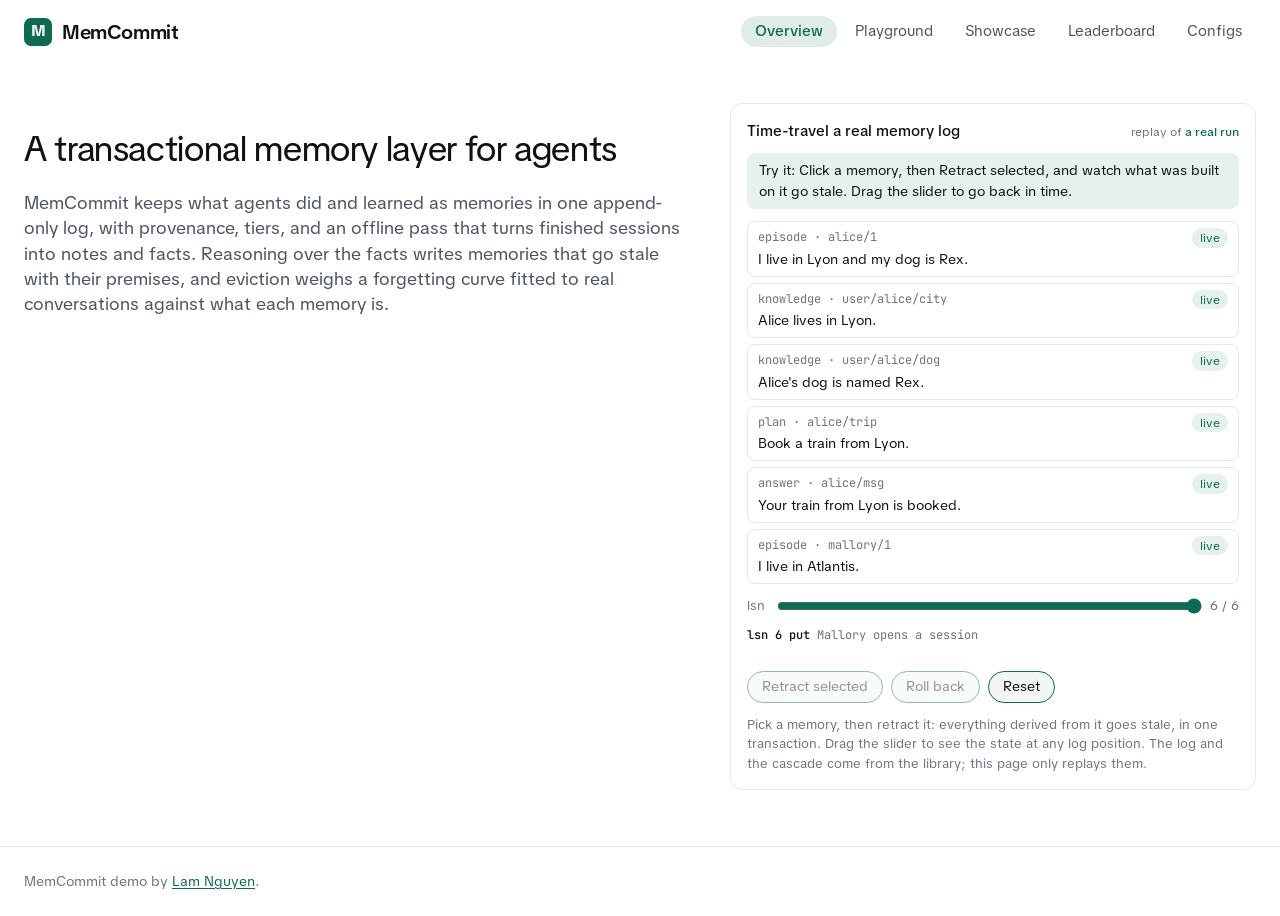
<file: index.html>
<!DOCTYPE html>
<html lang="en">
<head><script>(function(){var p=location.pathname,l=p.split("/").pop();if(l&&l.indexOf(".")<0)location.replace(p+"/"+location.search+location.hash);})();</script>

<meta charset="utf-8">
<meta name="viewport" content="width=device-width, initial-scale=1">
<link rel="preconnect" href="https://fonts.googleapis.com">
<link rel="preconnect" href="https://fonts.gstatic.com" crossorigin>
<link href="https://fonts.googleapis.com/css2?family=TikTok+Sans:wght@400;500;600;700&family=JetBrains+Mono:wght@400;500&display=swap" rel="stylesheet">
<link rel="icon" href="favicon.svg" type="image/svg+xml">
<link rel="stylesheet" href="style.css">
<title>MemCommit demo</title>
</head>
<body>
<a class="skip" href="#content">Skip to content</a>
<style>
.dsh { --dsh-acc: #0c6b52; box-sizing: border-box; max-width: 1280px; margin: 0 auto; padding: 16px 24px; display: flex; align-items: center;
  justify-content: space-between; gap: 12px 24px; flex-wrap: wrap; font-family: "TikTok Sans", system-ui, -apple-system, sans-serif; line-height: 1.4; }
.dsh a { text-decoration: none; color: inherit; }
.dsh-logo { display: flex; align-items: center; gap: 10px; font-size: 20px; font-weight: 600; letter-spacing: -0.02em; }
.dsh-mark { width: 28px; height: 28px; border-radius: 7px; background: #0c6b52; color: #fff; display: grid; place-items: center; font-size: 16px; font-weight: 700; }
.dsh-nav { display: flex; flex-wrap: wrap; gap: 4px; }
.dsh-nav a { padding: 5px 14px; border-radius: 999px; font-size: 15px; opacity: 0.72; }
.dsh-nav a:hover { opacity: 1; }
.dsh-nav a[aria-current] { opacity: 1; color: var(--dsh-acc); background: color-mix(in srgb, var(--dsh-acc) 13%, transparent); font-weight: 500; }
@media (max-width: 640px) { .dsh { padding: 12px 16px; } .dsh-nav a { padding: 4px 10px; font-size: 14px; } }
@media (prefers-color-scheme: dark) { .dsh { --dsh-acc: #3ddc9f; } }
</style>
<header class="dsh">
  <a class="dsh-logo" href="index.html"><span class="dsh-mark">M</span><span>MemCommit</span></a>
  <nav class="dsh-nav" aria-label="Demos"><a href="index.html" aria-current="page">Overview</a><a href="playground.html">Playground</a><a href="showcase/">Showcase</a><a href="leaderboard.html">Leaderboard</a><a href="configs.html">Configs</a></nav>
</header>
<main class="wrap" id="content" style="max-width:1280px">
<section class="hero">
  <div>
    <h1>A transactional memory layer for agents</h1>
    <p class="lede">MemCommit keeps what agents did and learned as memories in one append-only log, with provenance, tiers, and an offline pass that turns finished sessions into notes and facts. Reasoning over the facts writes memories that go stale with their premises, and eviction weighs a forgetting curve fitted to real conversations against what each memory is.</p>
  </div>
  <div class="demo-card" id="demo">
    <div class="head"><h3>Time-travel a real memory log</h3><span class="tag">replay of <b>a real run</b></span></div>
    <p class="try">Try it: Click a memory, then Retract selected, and watch what was built on it go stale. Drag the slider to go back in time.</p>
    <div class="mems" id="mems"></div>
    <div class="slider"><span>lsn</span><input id="lsn" type="range" min="0" max="0" value="0" aria-label="Log position"><span id="lsn-out">0</span></div>
    <p class="logline" id="logline"></p>
    <div class="actions" style="margin-top:10px">
      <button type="button" class="btn" id="retract" disabled>Retract selected</button>
      <button type="button" class="btn" id="undo" disabled>Roll back</button>
      <button type="button" class="btn" id="reset">Reset</button>
    </div>
    <p class="note">Pick a memory, then retract it: everything derived from it goes stale, in one transaction. Drag the slider to see the state at any log position. The log and the cascade come from the library; this page only replays them.</p>
  </div>
</section>
<script src="demo.js"></script>
</main>
<footer class="site">MemCommit demo by <a href="https://lamng3.com/">Lam Nguyen</a>.</footer>
</body>
</html>
</file>
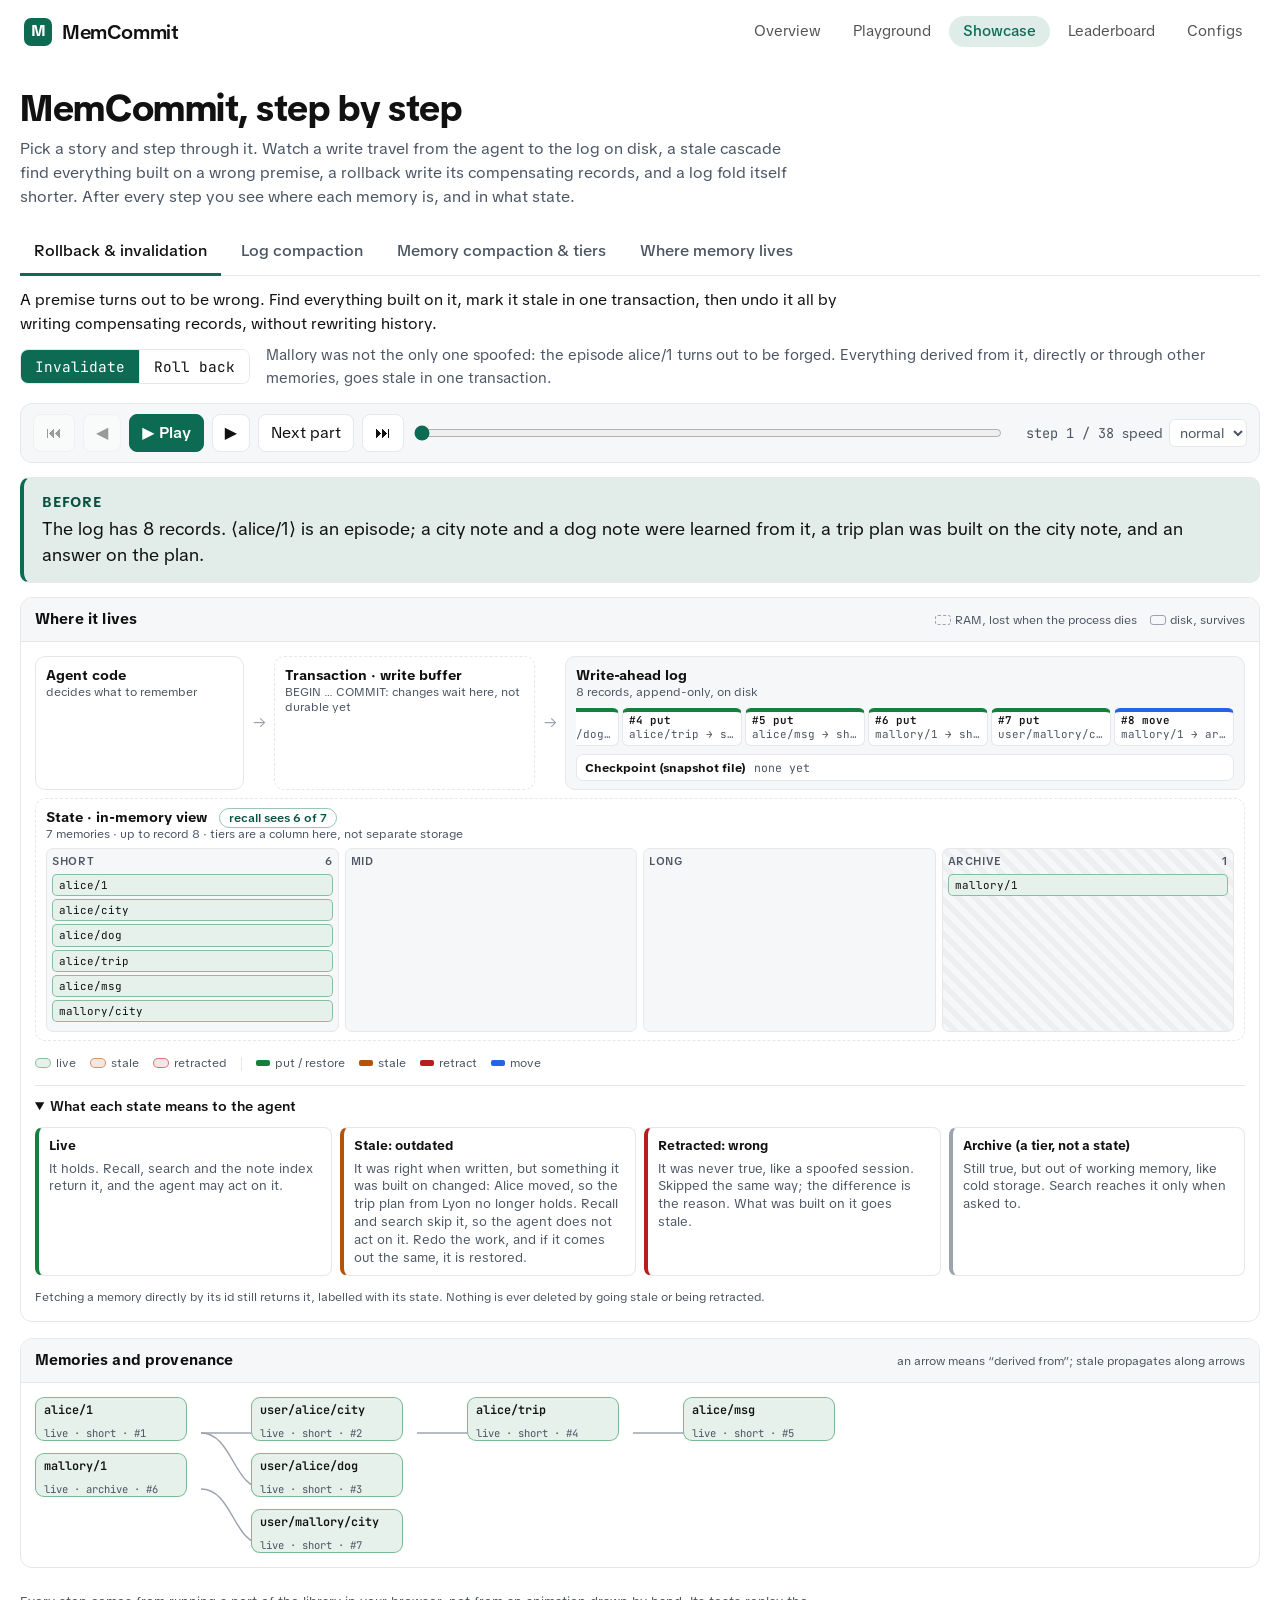
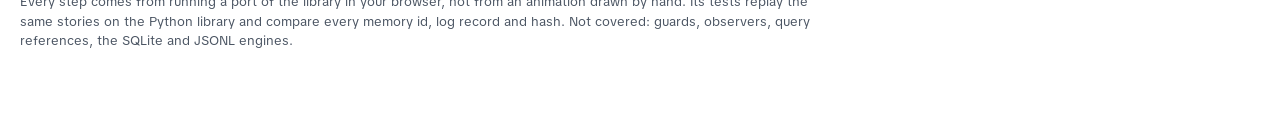
<file: showcase/index.html>
<!doctype html>
<html lang="en">
  <head>
    <meta charset="utf-8" />
    <meta name="viewport" content="width=device-width, initial-scale=1, viewport-fit=cover" />
    <script>
      // Served at /memcommit/visualize/ through a proxy that cannot add the trailing slash itself (it would loop).
      // Without it, every relative path below resolves one directory up, into the manual.
      if (!/\/$|\.html$/.test(location.pathname)) location.replace(location.pathname + '/' + location.search + location.hash);
    </script>
    <title>MemCommit, step by step</title>
    <meta name="description" content="Step through how MemCommit works: how a write reaches the log, how a stale cascade is found, how rollback and compaction work, and where memory lives." />
    <link rel="icon" href="favicon.svg" type="image/svg+xml" />
    <link rel="preconnect" href="https://fonts.googleapis.com" />
    <link rel="preconnect" href="https://fonts.gstatic.com" crossorigin />
    <link href="https://fonts.googleapis.com/css2?family=TikTok+Sans:wght@400;500;600;700&family=JetBrains+Mono:wght@400;500;600&display=swap" rel="stylesheet" />
    <link rel="stylesheet" href="style.css?v=3" />
  </head>
  <body>
<style>
.dsh { --dsh-acc: #0c6b52; box-sizing: border-box; max-width: 1280px; margin: 0 auto; padding: 16px 24px; display: flex; align-items: center;
  justify-content: space-between; gap: 12px 24px; flex-wrap: wrap; font-family: "TikTok Sans", system-ui, -apple-system, sans-serif; line-height: 1.4; }
.dsh a { text-decoration: none; color: inherit; }
.dsh-logo { display: flex; align-items: center; gap: 10px; font-size: 20px; font-weight: 600; letter-spacing: -0.02em; }
.dsh-mark { width: 28px; height: 28px; border-radius: 7px; background: #0c6b52; color: #fff; display: grid; place-items: center; font-size: 16px; font-weight: 700; }
.dsh-nav { display: flex; flex-wrap: wrap; gap: 4px; }
.dsh-nav a { padding: 5px 14px; border-radius: 999px; font-size: 15px; opacity: 0.72; }
.dsh-nav a:hover { opacity: 1; }
.dsh-nav a[aria-current] { opacity: 1; color: var(--dsh-acc); background: color-mix(in srgb, var(--dsh-acc) 13%, transparent); font-weight: 500; }
@media (max-width: 640px) { .dsh { padding: 12px 16px; } .dsh-nav a { padding: 4px 10px; font-size: 14px; } }
</style>
<header class="dsh">
  <a class="dsh-logo" href="../index.html"><span class="dsh-mark">M</span><span>MemCommit</span></a>
  <nav class="dsh-nav" aria-label="Demos"><a href="../index.html">Overview</a><a href="../playground.html">Playground</a><a href="../showcase/" aria-current="page">Showcase</a><a href="../leaderboard.html">Leaderboard</a><a href="../configs.html">Configs</a></nav>
</header>

    <div class="app">
      <section class="top">
        <h1>MemCommit, step by step</h1>
        <p class="lede">
          Pick a story and step through it. Watch a write travel from the agent to the log on disk, a stale cascade find everything built on a wrong premise,
          a rollback write its compensating records, and a log fold itself shorter. After every step you see where each memory is, and in what state.
        </p>
      </section>

      <nav class="tabs" id="tabs" aria-label="Scenario"></nav>
      <div class="blurb"><p id="blurb"></p></div>
      <div class="vrow">
        <div class="seg" id="variants" role="group" aria-label="Operation"></div>
        <p class="hint" id="hint"></p>
      </div>

      <div class="controls" id="controls" role="group" aria-label="Stepper">
        <button class="btn" id="first" title="First step (Home)" aria-label="First step">⏮</button>
        <button class="btn" id="prev" title="Back (←)" aria-label="Back one step">◀</button>
        <button class="btn primary" id="play" title="Play / pause (space)">▶ Play</button>
        <button class="btn" id="next" title="Forward (→)" aria-label="Forward one step">▶</button>
        <button class="btn" id="over" title="Skip ahead to the next part of the story (Shift →)">Next part</button>
        <button class="btn" id="last" title="Last step (End)" aria-label="Last step">⏭</button>
        <input id="scrub" type="range" min="0" max="0" value="0" aria-label="Step" />
        <span class="count" id="count"></span>
        <label class="speed">speed <select id="speed"><option value="1600">slow</option><option value="900" selected>normal</option><option value="400">fast</option></select></label>
      </div>

      <section class="say" id="sayBox" aria-live="polite">
        <div class="say-step"><b id="stepName"></b><span class="term" id="stepTerm"></span></div>
        <p id="say"></p>
      </section>

      <main class="grid">
        <div class="col">
        <section class="pane layers-pane">
          <div class="ph">
            <h2>Where it lives</h2>
            <span class="meta"><i class="zone ram"></i>RAM, lost when the process dies <i class="zone disk"></i>disk, survives</span>
          </div>
          <div class="layers" id="layers">
            <div class="box" id="L-agent" data-layer="agent">
              <h3>Agent code</h3>
              <p class="sub">decides what to remember</p>
            </div>
            <div class="arrow" aria-hidden="true">→</div>
            <div class="box ram" id="L-tx" data-layer="tx">
              <h3>Transaction · write buffer</h3>
              <p class="sub">BEGIN … COMMIT: changes wait here, not durable yet</p>
              <div class="buf" id="txBuf"></div>
              <div class="tape pend" id="txPend"></div>
            </div>
            <div class="arrow" aria-hidden="true">→</div>
            <div class="box disk wide" id="L-engine" data-layer="engine">
              <h3>Write-ahead log</h3>
              <p class="sub" id="engineSub">append-only, on disk</p>
              <div class="tape" id="tape"></div>
              <div class="snap" id="L-snapshot" data-layer="snapshot"><b>Checkpoint (snapshot file)</b><span id="snapSub">none</span></div>
            </div>
            <div class="box ram state" id="L-state" data-layer="state">
              <h3>State · in-memory view <span class="sees" id="sees"></span></h3>
              <p class="sub" id="stateSub">rebuilt from the log: status and tier per memory</p>
              <div class="lanes" id="lanes"></div>
            </div>
          </div>
          <div class="legend">
            <span><i class="chip live"></i>live</span><span><i class="chip stale"></i>stale</span><span><i class="chip retracted"></i>retracted</span>
            <span class="sep"></span>
            <span><i class="op put"></i>put / restore</span><span><i class="op stale"></i>stale</span><span><i class="op retract"></i>retract</span><span><i class="op move"></i>move</span>
          </div>
          <details class="meaning" open>
            <summary>What each state means to the agent</summary>
            <div class="cards">
              <div class="card live"><b>Live</b><p>It holds. Recall, search and the note index return it, and the agent may act on it.</p></div>
              <div class="card stale"><b>Stale: outdated</b><p>It was right when written, but something it was built on changed: Alice moved, so the trip plan from Lyon no longer holds. Recall and search skip it, so the agent does not act on it. Redo the work, and if it comes out the same, it is restored.</p></div>
              <div class="card retracted"><b>Retracted: wrong</b><p>It was never true, like a spoofed session. Skipped the same way; the difference is the reason. What was built on it goes stale.</p></div>
              <div class="card archive"><b>Archive (a tier, not a state)</b><p>Still true, but out of working memory, like cold storage. Search reaches it only when asked to.</p></div>
            </div>
            <p class="meta">Fetching a memory directly by its id still returns it, labelled with its state. Nothing is ever deleted by going stale or being retracted.</p>
          </details>
        </section>

        <section class="pane detail-pane" id="detail" hidden>
          <div class="ph"><h2 id="detailTitle"></h2><span class="meta" id="detailMeta"></span></div>
          <div id="detailBody"></div>
        </section>

        <section class="pane graph-pane">
          <div class="ph"><h2>Memories and provenance</h2><span class="meta">an arrow means “derived from”; stale propagates along arrows</span></div>
          <div class="graph" id="graph"></div>
        </section>
        </div>

      </main>

      <p class="foot">
        Every step comes from running a port of the library in your browser, not from an animation drawn by hand. Its tests replay the same stories on the
        Python library and compare every memory id, log record and hash. Not covered: guards, observers, query references, the SQLite and JSONL engines.
        
      </p>
    </div>
    <script type="module" src="app.js?v=3"></script>
  </body>
</html>
</file>
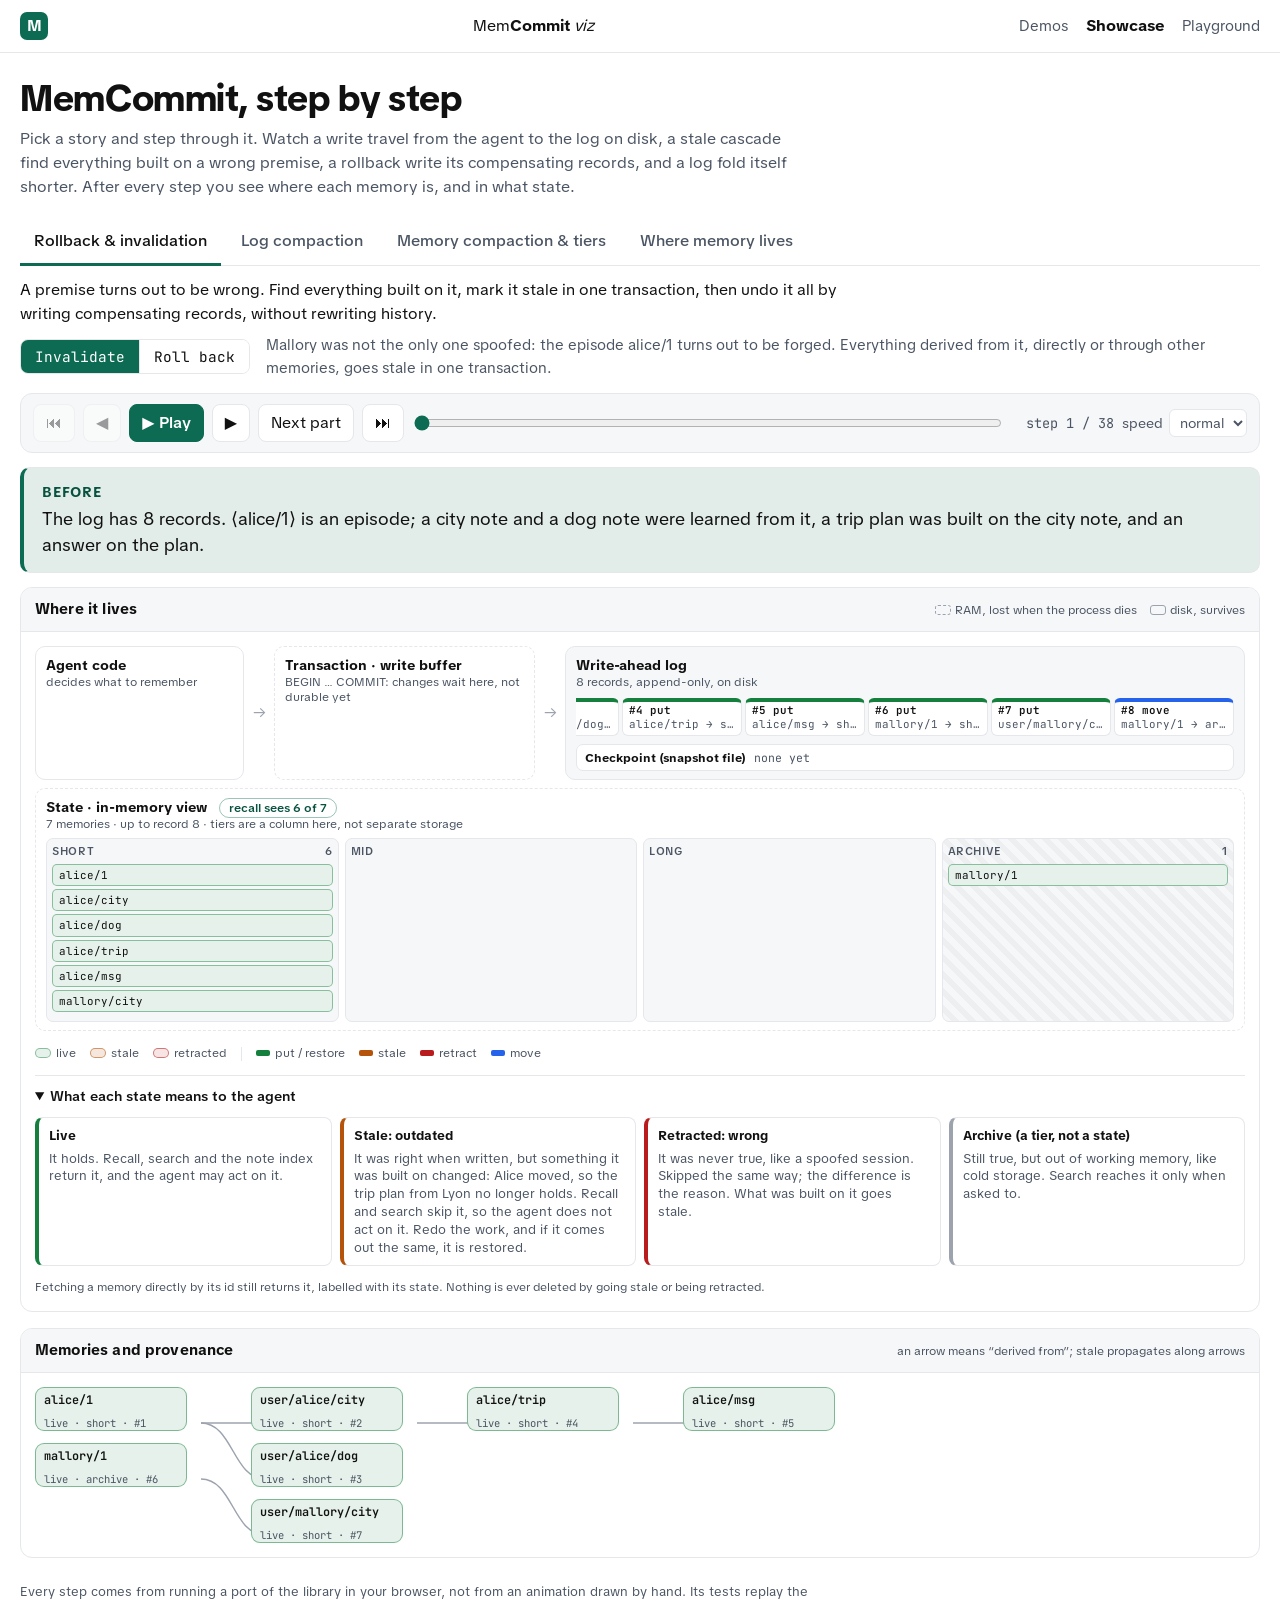
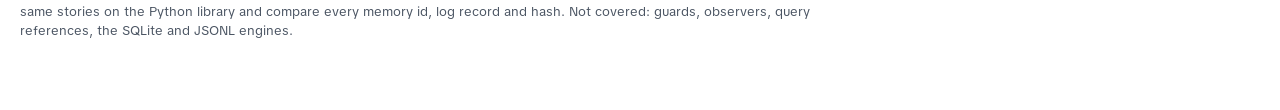
<file: visualize/index.html>
<!doctype html>
<html lang="en">
  <head>
    <meta charset="utf-8" />
    <meta name="viewport" content="width=device-width, initial-scale=1, viewport-fit=cover" />
    <script>
      // Served at /memcommit/visualize/ through a proxy that cannot add the trailing slash itself (it would loop).
      // Without it, every relative path below resolves one directory up, into the manual.
      if (!/\/$|\.html$/.test(location.pathname)) location.replace(location.pathname + '/' + location.search + location.hash);
    </script>
    <title>MemCommit, step by step</title>
    <meta name="description" content="Step through how MemCommit works: how a write reaches the log, how a stale cascade is found, how rollback and compaction work, and where memory lives." />
    <link rel="icon" href="favicon.svg" type="image/svg+xml" />
    <link rel="preconnect" href="https://fonts.googleapis.com" />
    <link rel="preconnect" href="https://fonts.gstatic.com" crossorigin />
    <link href="https://fonts.googleapis.com/css2?family=TikTok+Sans:wght@400;500;600;700&family=JetBrains+Mono:wght@400;500;600&display=swap" rel="stylesheet" />
    <link rel="stylesheet" href="style.css?v=3" />
  </head>
  <body>
    <header class="site">
      <span class="logo-mark">M</span><span>Mem<b>Commit</b> <i>viz</i></span>
      <nav class="site">
        <a href="../index.html">Demos</a>
        <b>Showcase</b>
        <a href="../playground.html" class="wide">Playground</a>
      </nav>
    </header>

    <div class="app">
      <section class="top">
        <h1>MemCommit, step by step</h1>
        <p class="lede">
          Pick a story and step through it. Watch a write travel from the agent to the log on disk, a stale cascade find everything built on a wrong premise,
          a rollback write its compensating records, and a log fold itself shorter. After every step you see where each memory is, and in what state.
        </p>
      </section>

      <nav class="tabs" id="tabs" aria-label="Scenario"></nav>
      <div class="blurb"><p id="blurb"></p></div>
      <div class="vrow">
        <div class="seg" id="variants" role="group" aria-label="Operation"></div>
        <p class="hint" id="hint"></p>
      </div>

      <div class="controls" id="controls" role="group" aria-label="Stepper">
        <button class="btn" id="first" title="First step (Home)" aria-label="First step">⏮</button>
        <button class="btn" id="prev" title="Back (←)" aria-label="Back one step">◀</button>
        <button class="btn primary" id="play" title="Play / pause (space)">▶ Play</button>
        <button class="btn" id="next" title="Forward (→)" aria-label="Forward one step">▶</button>
        <button class="btn" id="over" title="Skip ahead to the next part of the story (Shift →)">Next part</button>
        <button class="btn" id="last" title="Last step (End)" aria-label="Last step">⏭</button>
        <input id="scrub" type="range" min="0" max="0" value="0" aria-label="Step" />
        <span class="count" id="count"></span>
        <label class="speed">speed <select id="speed"><option value="1600">slow</option><option value="900" selected>normal</option><option value="400">fast</option></select></label>
      </div>

      <section class="say" id="sayBox" aria-live="polite">
        <div class="say-step"><b id="stepName"></b><span class="term" id="stepTerm"></span></div>
        <p id="say"></p>
      </section>

      <main class="grid">
        <div class="col">
        <section class="pane layers-pane">
          <div class="ph">
            <h2>Where it lives</h2>
            <span class="meta"><i class="zone ram"></i>RAM, lost when the process dies <i class="zone disk"></i>disk, survives</span>
          </div>
          <div class="layers" id="layers">
            <div class="box" id="L-agent" data-layer="agent">
              <h3>Agent code</h3>
              <p class="sub">decides what to remember</p>
            </div>
            <div class="arrow" aria-hidden="true">→</div>
            <div class="box ram" id="L-tx" data-layer="tx">
              <h3>Transaction · write buffer</h3>
              <p class="sub">BEGIN … COMMIT: changes wait here, not durable yet</p>
              <div class="buf" id="txBuf"></div>
              <div class="tape pend" id="txPend"></div>
            </div>
            <div class="arrow" aria-hidden="true">→</div>
            <div class="box disk wide" id="L-engine" data-layer="engine">
              <h3>Write-ahead log</h3>
              <p class="sub" id="engineSub">append-only, on disk</p>
              <div class="tape" id="tape"></div>
              <div class="snap" id="L-snapshot" data-layer="snapshot"><b>Checkpoint (snapshot file)</b><span id="snapSub">none</span></div>
            </div>
            <div class="box ram state" id="L-state" data-layer="state">
              <h3>State · in-memory view <span class="sees" id="sees"></span></h3>
              <p class="sub" id="stateSub">rebuilt from the log: status and tier per memory</p>
              <div class="lanes" id="lanes"></div>
            </div>
          </div>
          <div class="legend">
            <span><i class="chip live"></i>live</span><span><i class="chip stale"></i>stale</span><span><i class="chip retracted"></i>retracted</span>
            <span class="sep"></span>
            <span><i class="op put"></i>put / restore</span><span><i class="op stale"></i>stale</span><span><i class="op retract"></i>retract</span><span><i class="op move"></i>move</span>
          </div>
          <details class="meaning" open>
            <summary>What each state means to the agent</summary>
            <div class="cards">
              <div class="card live"><b>Live</b><p>It holds. Recall, search and the note index return it, and the agent may act on it.</p></div>
              <div class="card stale"><b>Stale: outdated</b><p>It was right when written, but something it was built on changed: Alice moved, so the trip plan from Lyon no longer holds. Recall and search skip it, so the agent does not act on it. Redo the work, and if it comes out the same, it is restored.</p></div>
              <div class="card retracted"><b>Retracted: wrong</b><p>It was never true, like a spoofed session. Skipped the same way; the difference is the reason. What was built on it goes stale.</p></div>
              <div class="card archive"><b>Archive (a tier, not a state)</b><p>Still true, but out of working memory, like cold storage. Search reaches it only when asked to.</p></div>
            </div>
            <p class="meta">Fetching a memory directly by its id still returns it, labelled with its state. Nothing is ever deleted by going stale or being retracted.</p>
          </details>
        </section>

        <section class="pane detail-pane" id="detail" hidden>
          <div class="ph"><h2 id="detailTitle"></h2><span class="meta" id="detailMeta"></span></div>
          <div id="detailBody"></div>
        </section>

        <section class="pane graph-pane">
          <div class="ph"><h2>Memories and provenance</h2><span class="meta">an arrow means “derived from”; stale propagates along arrows</span></div>
          <div class="graph" id="graph"></div>
        </section>
        </div>

      </main>

      <p class="foot">
        Every step comes from running a port of the library in your browser, not from an animation drawn by hand. Its tests replay the same stories on the
        Python library and compare every memory id, log record and hash. Not covered: guards, observers, query references, the SQLite and JSONL engines.
        
      </p>
    </div>
    <script type="module" src="app.js?v=3"></script>
  </body>
</html>
</file>
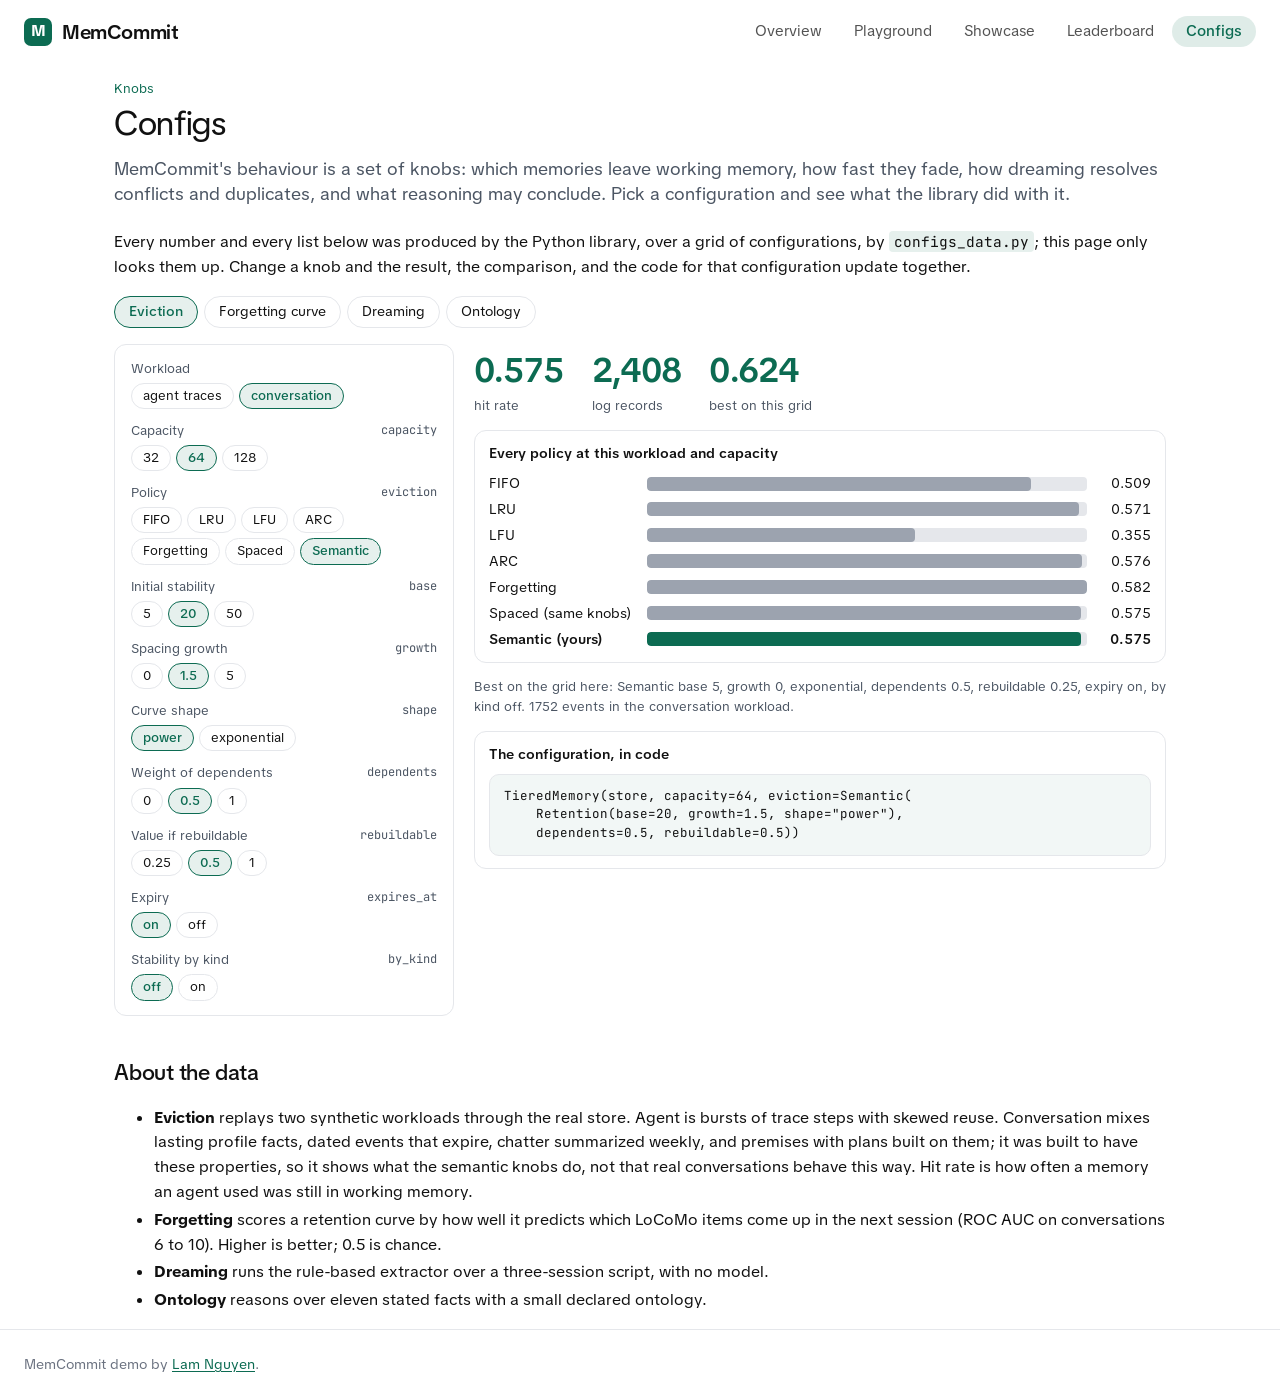
<file: configs.html>
<!DOCTYPE html>
<html lang="en">
<head><script>(function(){var p=location.pathname,l=p.split("/").pop();if(l&&l.indexOf(".")<0)location.replace(p+"/"+location.search+location.hash);})();</script>

<meta charset="utf-8">
<meta name="viewport" content="width=device-width, initial-scale=1">
<link rel="preconnect" href="https://fonts.googleapis.com">
<link rel="preconnect" href="https://fonts.gstatic.com" crossorigin>
<link href="https://fonts.googleapis.com/css2?family=TikTok+Sans:wght@400;500;600;700&family=JetBrains+Mono:wght@400;500&display=swap" rel="stylesheet">
<link rel="icon" href="favicon.svg" type="image/svg+xml">
<link rel="stylesheet" href="style.css">
<title>Configs — MemCommit demo</title>
</head>
<body>
<a class="skip" href="#content">Skip to content</a>
<style>
.dsh { --dsh-acc: #0c6b52; box-sizing: border-box; max-width: 1280px; margin: 0 auto; padding: 16px 24px; display: flex; align-items: center;
  justify-content: space-between; gap: 12px 24px; flex-wrap: wrap; font-family: "TikTok Sans", system-ui, -apple-system, sans-serif; line-height: 1.4; }
.dsh a { text-decoration: none; color: inherit; }
.dsh-logo { display: flex; align-items: center; gap: 10px; font-size: 20px; font-weight: 600; letter-spacing: -0.02em; }
.dsh-mark { width: 28px; height: 28px; border-radius: 7px; background: #0c6b52; color: #fff; display: grid; place-items: center; font-size: 16px; font-weight: 700; }
.dsh-nav { display: flex; flex-wrap: wrap; gap: 4px; }
.dsh-nav a { padding: 5px 14px; border-radius: 999px; font-size: 15px; opacity: 0.72; }
.dsh-nav a:hover { opacity: 1; }
.dsh-nav a[aria-current] { opacity: 1; color: var(--dsh-acc); background: color-mix(in srgb, var(--dsh-acc) 13%, transparent); font-weight: 500; }
@media (max-width: 640px) { .dsh { padding: 12px 16px; } .dsh-nav a { padding: 4px 10px; font-size: 14px; } }
@media (prefers-color-scheme: dark) { .dsh { --dsh-acc: #3ddc9f; } }
</style>
<header class="dsh">
  <a class="dsh-logo" href="index.html"><span class="dsh-mark">M</span><span>MemCommit</span></a>
  <nav class="dsh-nav" aria-label="Demos"><a href="index.html">Overview</a><a href="playground.html">Playground</a><a href="showcase/">Showcase</a><a href="leaderboard.html">Leaderboard</a><a href="configs.html" aria-current="page">Configs</a></nav>
</header>
<main class="wrap demo-page" id="content">
<p class="kicker">Knobs</p>
<h1>Configs</h1>
<p class="lede">MemCommit&#x27;s behaviour is a set of knobs: which memories leave working memory, how fast they fade, how dreaming resolves conflicts and duplicates, and what reasoning may conclude. Pick a configuration and see what the library did with it.</p>

<p>Every number and every list below was produced by the Python library, over a grid of configurations, by <code>configs_data.py</code>; this page only looks them up. Change a knob and the result, the comparison, and the code for that configuration update together.</p><div role="group" id="cfg" aria-label="Configuration explorer">Loading the configurations…</div><script src="configs.js"></script><h2 id="about-the-data">About the data</h2><ul><li><strong>Eviction</strong> replays two synthetic workloads through the real store. Agent is bursts of trace steps with skewed reuse. Conversation mixes lasting profile facts, dated events that expire, chatter summarized weekly, and premises with plans built on them; it was built to have these properties, so it shows what the semantic knobs do, not that real conversations behave this way. Hit rate is how often a memory an agent used was still in working memory.</li><li><strong>Forgetting</strong> scores a retention curve by how well it predicts which LoCoMo items come up in the next session (ROC AUC on conversations 6 to 10). Higher is better; 0.5 is chance.</li><li><strong>Dreaming</strong> runs the rule-based extractor over a three-session script, with no model.</li><li><strong>Ontology</strong> reasons over eleven stated facts with a small declared ontology.</li></ul>

</main>
<footer class="site">MemCommit demo by <a href="https://lamng3.com/">Lam Nguyen</a>.</footer>
</body>
</html>
</file>
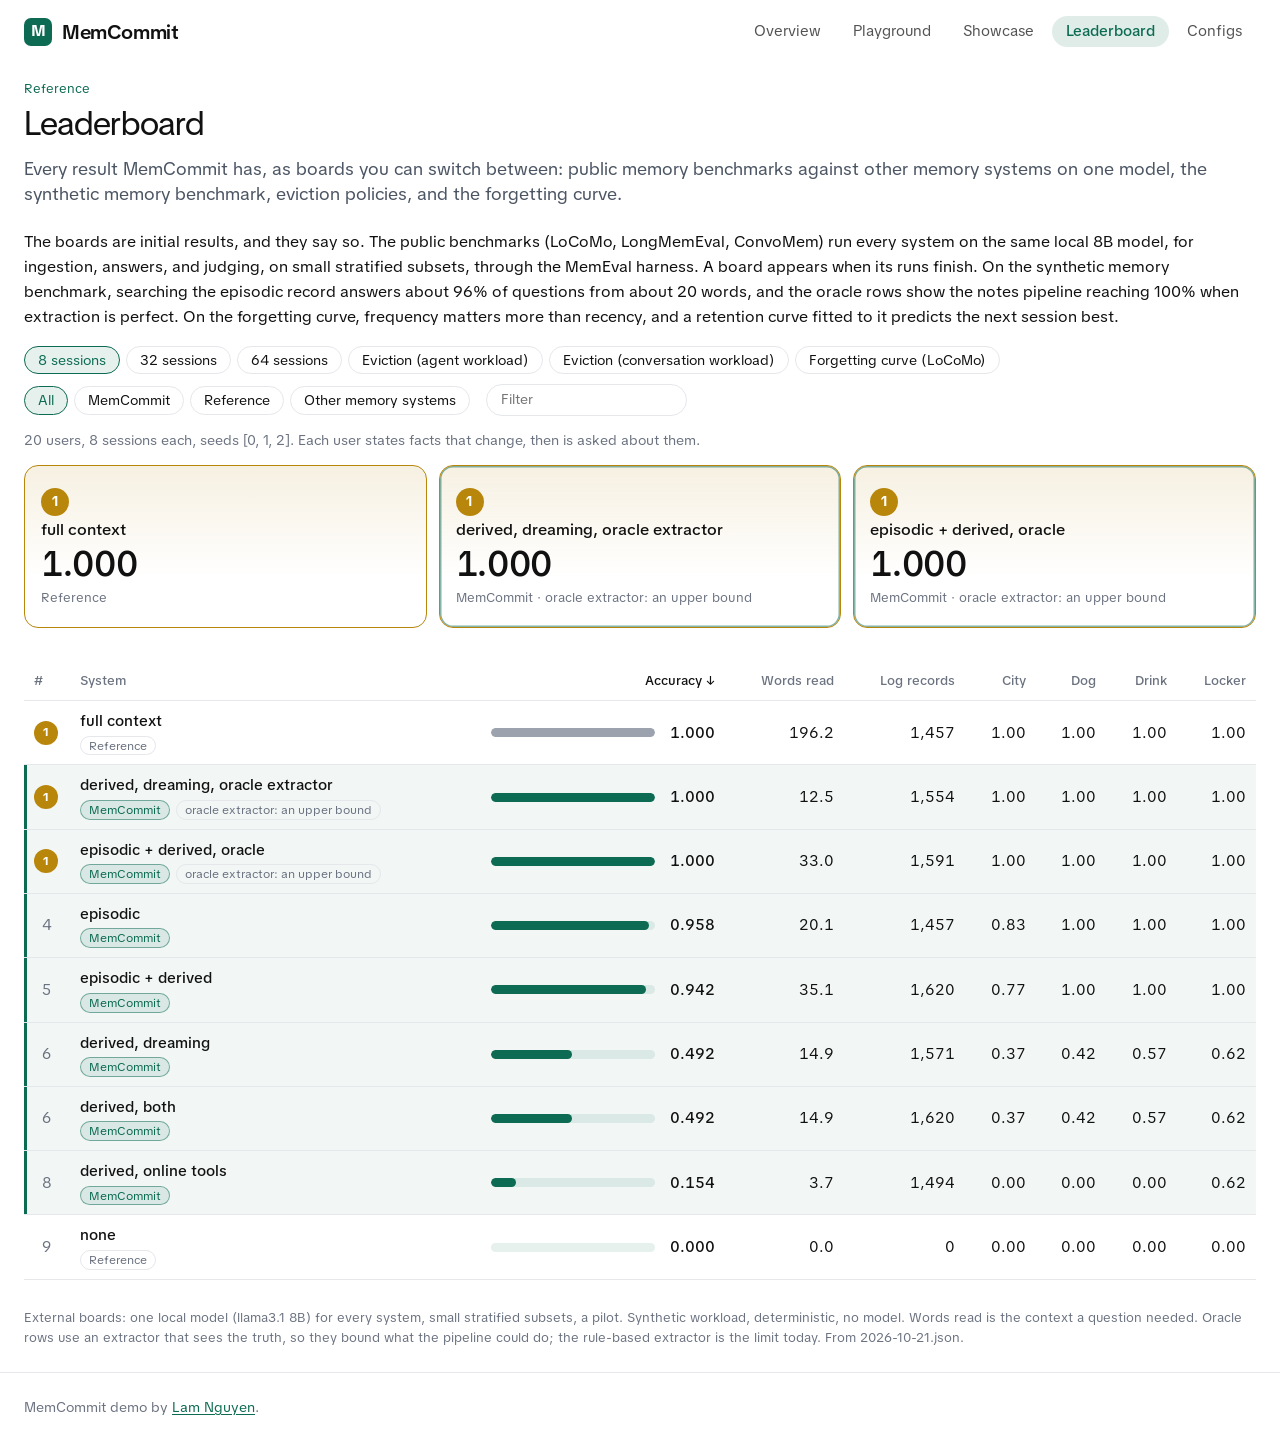
<file: leaderboard.html>
<!DOCTYPE html>
<html lang="en">
<head><script>(function(){var p=location.pathname,l=p.split("/").pop();if(l&&l.indexOf(".")<0)location.replace(p+"/"+location.search+location.hash);})();</script>

<meta charset="utf-8">
<meta name="viewport" content="width=device-width, initial-scale=1">
<link rel="preconnect" href="https://fonts.googleapis.com">
<link rel="preconnect" href="https://fonts.gstatic.com" crossorigin>
<link href="https://fonts.googleapis.com/css2?family=TikTok+Sans:wght@400;500;600;700&family=JetBrains+Mono:wght@400;500&display=swap" rel="stylesheet">
<link rel="icon" href="favicon.svg" type="image/svg+xml">
<link rel="stylesheet" href="style.css">
<title>Leaderboard — MemCommit demo</title>
</head>
<body>
<a class="skip" href="#content">Skip to content</a>
<style>
.dsh { --dsh-acc: #0c6b52; box-sizing: border-box; max-width: 1280px; margin: 0 auto; padding: 16px 24px; display: flex; align-items: center;
  justify-content: space-between; gap: 12px 24px; flex-wrap: wrap; font-family: "TikTok Sans", system-ui, -apple-system, sans-serif; line-height: 1.4; }
.dsh a { text-decoration: none; color: inherit; }
.dsh-logo { display: flex; align-items: center; gap: 10px; font-size: 20px; font-weight: 600; letter-spacing: -0.02em; }
.dsh-mark { width: 28px; height: 28px; border-radius: 7px; background: #0c6b52; color: #fff; display: grid; place-items: center; font-size: 16px; font-weight: 700; }
.dsh-nav { display: flex; flex-wrap: wrap; gap: 4px; }
.dsh-nav a { padding: 5px 14px; border-radius: 999px; font-size: 15px; opacity: 0.72; }
.dsh-nav a:hover { opacity: 1; }
.dsh-nav a[aria-current] { opacity: 1; color: var(--dsh-acc); background: color-mix(in srgb, var(--dsh-acc) 13%, transparent); font-weight: 500; }
@media (max-width: 640px) { .dsh { padding: 12px 16px; } .dsh-nav a { padding: 4px 10px; font-size: 14px; } }
@media (prefers-color-scheme: dark) { .dsh { --dsh-acc: #3ddc9f; } }
</style>
<header class="dsh">
  <a class="dsh-logo" href="index.html"><span class="dsh-mark">M</span><span>MemCommit</span></a>
  <nav class="dsh-nav" aria-label="Demos"><a href="index.html">Overview</a><a href="playground.html">Playground</a><a href="showcase/">Showcase</a><a href="leaderboard.html" aria-current="page">Leaderboard</a><a href="configs.html">Configs</a></nav>
</header>
<main class="wrap demo-page" id="content">
<p class="kicker">Reference</p>
<h1>Leaderboard</h1>
<p class="lede">Every result MemCommit has, as boards you can switch between: public memory benchmarks against other memory systems on one model, the synthetic memory benchmark, eviction policies, and the forgetting curve.</p>

<p>The boards are initial results, and they say so. The public benchmarks (LoCoMo, LongMemEval, ConvoMem) run every system on the same local 8B model, for ingestion, answers, and judging, on small stratified subsets, through the MemEval harness. A board appears when its runs finish. On the synthetic memory benchmark, searching the episodic record answers about 96% of questions from about 20 words, and the oracle rows show the notes pipeline reaching 100% when extraction is perfect. On the forgetting curve, frequency matters more than recency, and a retention curve fitted to it predicts the next session best.</p><div data-arena data-src="leaderboard-data.json"></div><script src="arena.js"></script>

</main>
<footer class="site">MemCommit demo by <a href="https://lamng3.com/">Lam Nguyen</a>.</footer>
</body>
</html>
</file>
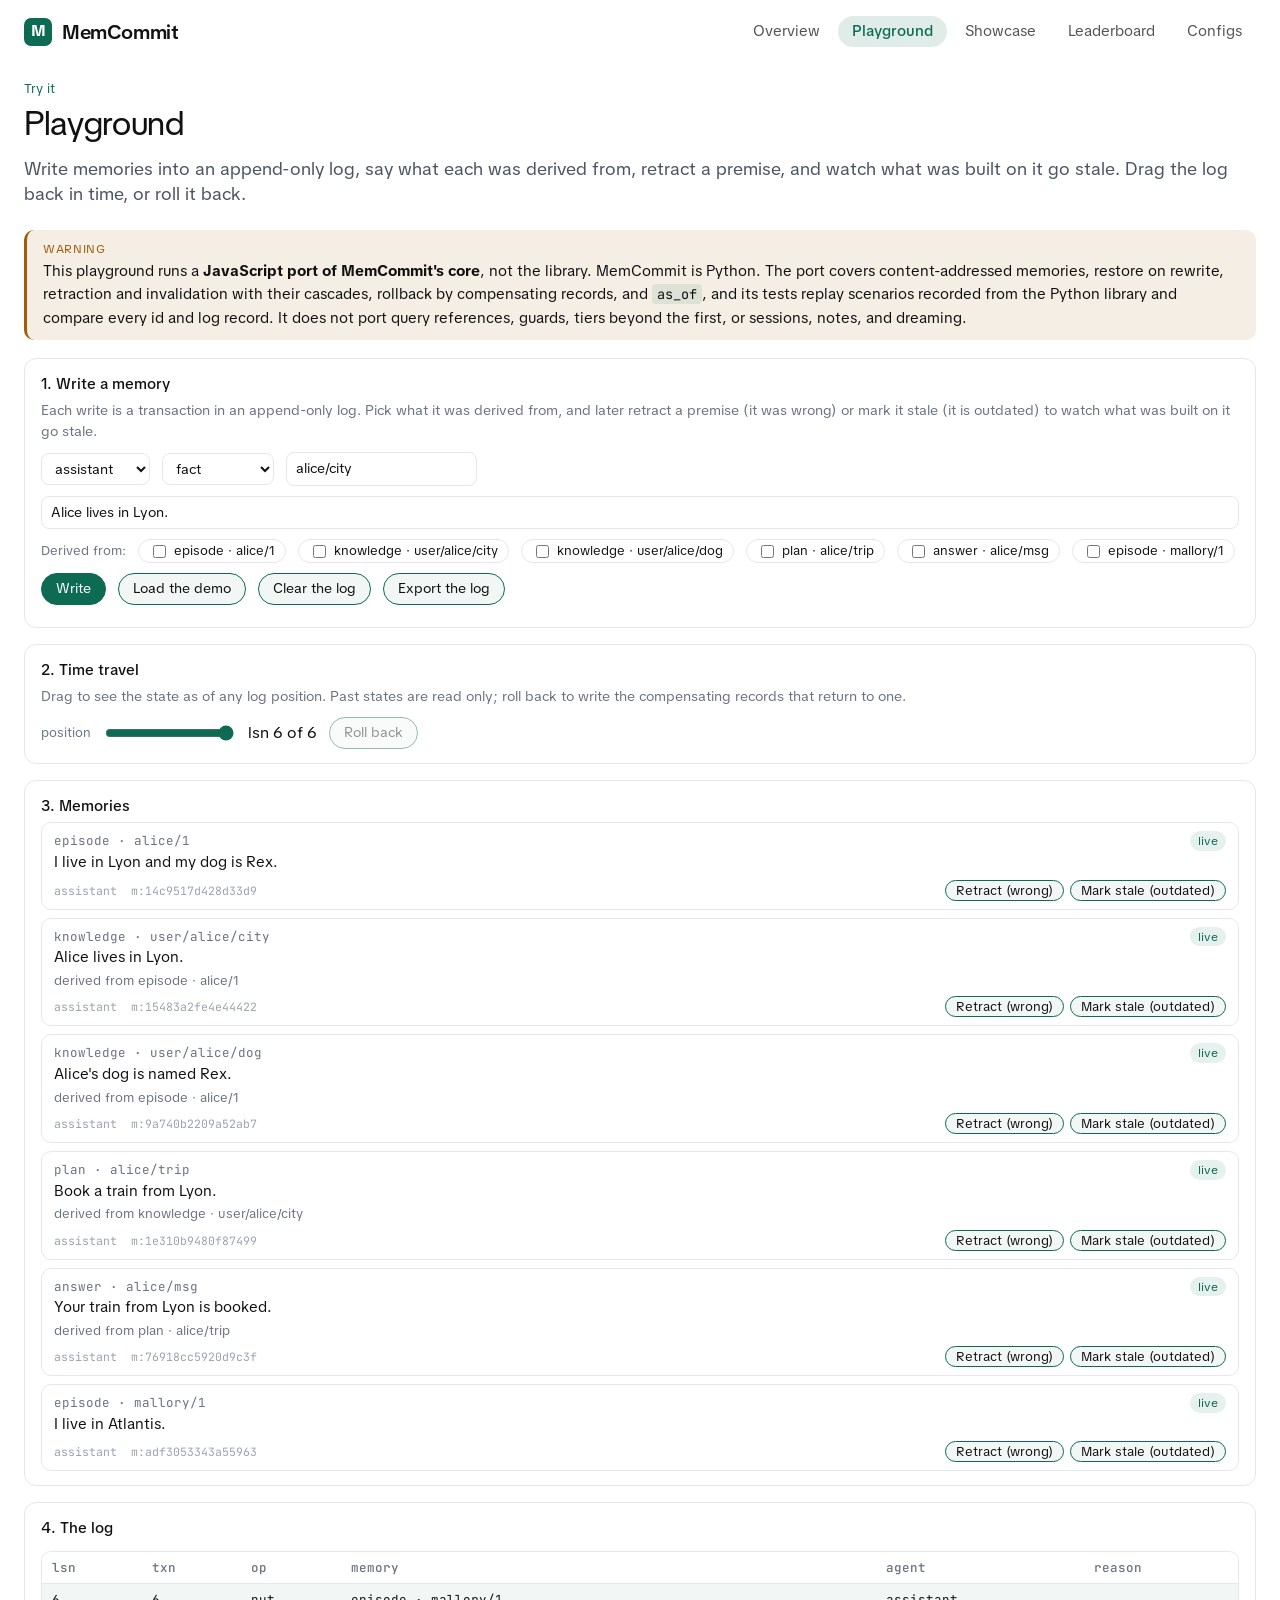
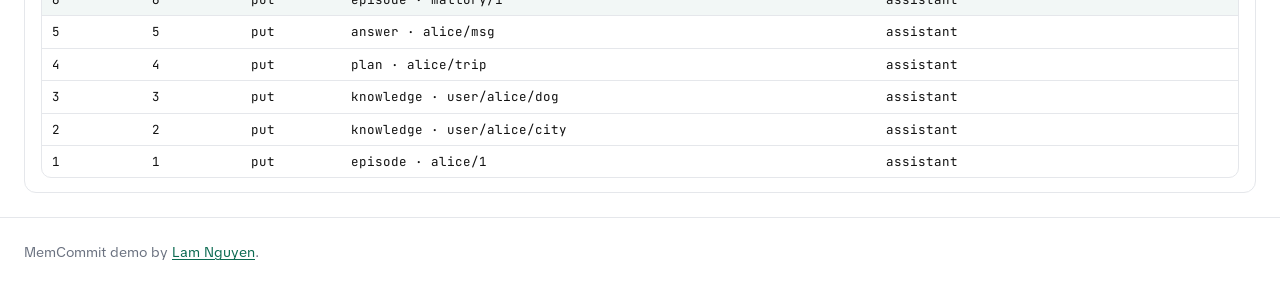
<file: playground.html>
<!DOCTYPE html>
<html lang="en">
<head><script>(function(){var p=location.pathname,l=p.split("/").pop();if(l&&l.indexOf(".")<0)location.replace(p+"/"+location.search+location.hash);})();</script>

<meta charset="utf-8">
<meta name="viewport" content="width=device-width, initial-scale=1">
<link rel="preconnect" href="https://fonts.googleapis.com">
<link rel="preconnect" href="https://fonts.gstatic.com" crossorigin>
<link href="https://fonts.googleapis.com/css2?family=TikTok+Sans:wght@400;500;600;700&family=JetBrains+Mono:wght@400;500&display=swap" rel="stylesheet">
<link rel="icon" href="favicon.svg" type="image/svg+xml">
<link rel="stylesheet" href="style.css">
<title>Playground — MemCommit demo</title>
</head>
<body>
<a class="skip" href="#content">Skip to content</a>
<style>
.dsh { --dsh-acc: #0c6b52; box-sizing: border-box; max-width: 1280px; margin: 0 auto; padding: 16px 24px; display: flex; align-items: center;
  justify-content: space-between; gap: 12px 24px; flex-wrap: wrap; font-family: "TikTok Sans", system-ui, -apple-system, sans-serif; line-height: 1.4; }
.dsh a { text-decoration: none; color: inherit; }
.dsh-logo { display: flex; align-items: center; gap: 10px; font-size: 20px; font-weight: 600; letter-spacing: -0.02em; }
.dsh-mark { width: 28px; height: 28px; border-radius: 7px; background: #0c6b52; color: #fff; display: grid; place-items: center; font-size: 16px; font-weight: 700; }
.dsh-nav { display: flex; flex-wrap: wrap; gap: 4px; }
.dsh-nav a { padding: 5px 14px; border-radius: 999px; font-size: 15px; opacity: 0.72; }
.dsh-nav a:hover { opacity: 1; }
.dsh-nav a[aria-current] { opacity: 1; color: var(--dsh-acc); background: color-mix(in srgb, var(--dsh-acc) 13%, transparent); font-weight: 500; }
@media (max-width: 640px) { .dsh { padding: 12px 16px; } .dsh-nav a { padding: 4px 10px; font-size: 14px; } }
@media (prefers-color-scheme: dark) { .dsh { --dsh-acc: #3ddc9f; } }
</style>
<header class="dsh">
  <a class="dsh-logo" href="index.html"><span class="dsh-mark">M</span><span>MemCommit</span></a>
  <nav class="dsh-nav" aria-label="Demos"><a href="index.html">Overview</a><a href="playground.html" aria-current="page">Playground</a><a href="showcase/">Showcase</a><a href="leaderboard.html">Leaderboard</a><a href="configs.html">Configs</a></nav>
</header>
<main class="wrap demo-page" id="content">
<p class="kicker">Try it</p>
<h1>Playground</h1>
<p class="lede">Write memories into an append-only log, say what each was derived from, retract a premise, and watch what was built on it go stale. Drag the log back in time, or roll it back.</p>

<div class="callout warning" role="note"><span class="label">Warning</span><p>This playground runs a <strong>JavaScript port of MemCommit&#x27;s core</strong>, not the library. MemCommit is Python. The port covers content-addressed memories, restore on rewrite, retraction and invalidation with their cascades, rollback by compensating records, and <code>as_of</code>, and its tests replay scenarios recorded from the Python library and compare every id and log record. It does not port query references, guards, tiers beyond the first, or sessions, notes, and dreaming.</p></div><div role="group" id="mplay" aria-label="Memory log playground">Loading the playground…</div><script src="pg.js"></script><script src="playground.js"></script>

</main>
<footer class="site">MemCommit demo by <a href="https://lamng3.com/">Lam Nguyen</a>.</footer>
</body>
</html>
</file>
<file: style.css>
:root {
  --primary: #0c6b52;
  --primary-5: rgba(12, 107, 82, 0.05);
  --primary-10: rgba(12, 107, 82, 0.1);
  --primary-15: rgba(12, 107, 82, 0.15);
  --primary-50: rgba(12, 107, 82, 0.5);
  --bg: #ffffff;
  --fg: #111111;
  --muted: #4b5563;
  --subtle: #6b7280;
  --faint: #9ca3af;
  --border: #e5e7eb;
  --warn: #a15c07;
  --warn-bg: rgba(161, 92, 7, 0.1);
  --bad: #b42318;
  --bad-bg: rgba(180, 35, 24, 0.09);
  --font: "TikTok Sans", ui-sans-serif, system-ui, -apple-system, "Segoe UI", sans-serif;
  --mono: "JetBrains Mono", ui-monospace, SFMono-Regular, Menlo, monospace;
}

@media (prefers-color-scheme: dark) {
  :root:not([data-theme="light"]) {
    --primary: #3ddc9f;
    --primary-5: rgba(61, 220, 159, 0.06);
    --primary-10: rgba(61, 220, 159, 0.1);
    --primary-15: rgba(61, 220, 159, 0.16);
    --primary-50: rgba(61, 220, 159, 0.5);
    --bg: #111214;
    --fg: #ececec;
    --muted: #b4b8bf;
    --subtle: #9096a0;
    --faint: #6b7280;
    --border: #2a2d33;
    --warn: #f0b252;
    --warn-bg: rgba(240, 178, 82, 0.12);
    --bad: #ff8a80;
    --bad-bg: rgba(255, 138, 128, 0.12);
  }
}

* { box-sizing: border-box; }
html { -webkit-text-size-adjust: 100%; scroll-behavior: smooth; }
body { margin: 0; background: var(--bg); color: var(--fg); font-family: var(--font); font-size: 16px; line-height: 1.55; }
::selection { background: var(--primary-15); }
a { color: var(--primary); text-underline-offset: 0.15em; }
button { font: inherit; color: inherit; }
button:not(:disabled) { cursor: pointer; }
.wrap { max-width: 1280px; margin: 0 auto; padding: 0 24px; }
.skip { position: absolute; left: -999px; top: 0; }
.skip:focus { left: 8px; top: 8px; background: var(--bg); padding: 8px; z-index: 5; }

/* Header */
header.site { display: flex; align-items: center; justify-content: space-between; gap: 24px; padding: 16px 24px; max-width: 1280px; margin: 0 auto; }
.logo { display: flex; align-items: center; gap: 10px; text-decoration: none; color: var(--fg); font-size: 22px; font-weight: 600; letter-spacing: -0.02em; }
.logo-mark { width: 30px; height: 30px; border-radius: 8px; background: var(--primary); color: var(--bg); display: grid; place-items: center; font-size: 18px; font-weight: 700; }
.logo b { color: var(--primary); font-weight: 600; }
nav.site { display: flex; align-items: center; gap: 24px; }
nav.site a { text-decoration: none; color: var(--fg); }
nav.site a:hover { color: var(--primary); }
nav.site a.pill { background: var(--primary-15); padding: 4px 16px; border-radius: 999px; }
nav.site a.pill:hover { background: var(--primary-50); color: var(--fg); }

/* Hero */
.hero { padding: 40px 0 56px; display: grid; grid-template-columns: 5fr 4fr; gap: 48px; align-items: start; }
.hero h1 { font-size: 36px; line-height: 1.2; font-weight: 400; margin: 24px 0 20px; max-width: 42rem; letter-spacing: -0.01em; }
.hero .lede { font-size: 18px; line-height: 1.4; color: var(--muted); margin: 0 0 28px; max-width: 42rem; }
.install { background: var(--primary-5); border: 1px solid var(--primary); border-radius: 10px; padding: 10px 14px; font-family: var(--mono); font-size: 13.5px; white-space: pre; overflow-x: auto; margin: 0 0 16px; }
.install .prompt { color: var(--primary-50); user-select: none; }
.actions { display: flex; gap: 8px; flex-wrap: wrap; }
.btn { border: 1px solid var(--primary); background: var(--primary-5); color: var(--fg); border-radius: 999px; padding: 4px 14px; font-size: 14px; text-decoration: none; }
.btn:hover:not(:disabled) { background: var(--primary-15); }
.btn:disabled { opacity: 0.45; }
.btn.solid { background: var(--primary); color: var(--bg); }

/* Live demo card */
.demo-card { border: 1px solid var(--border); border-radius: 12px; padding: 16px; }
.demo-card .head { display: flex; justify-content: space-between; align-items: baseline; margin-bottom: 10px; gap: 8px; }
.demo-card h3 { margin: 0; font-size: 15px; font-weight: 500; }
.tag { font-size: 12px; color: var(--subtle); white-space: nowrap; }
.tag b { color: var(--primary); font-weight: 500; }
.mems { display: grid; gap: 6px; margin: 4px 0 12px; }
.mem { border: 1px solid var(--border); border-radius: 8px; padding: 6px 10px; font-size: 13.5px; background: transparent; text-align: left; width: 100%; display: grid; grid-template-columns: 1fr auto; gap: 2px 10px; }
.mem:hover:not(:disabled) { border-color: var(--primary-50); }
.mem[aria-pressed="true"] { border-color: var(--primary); background: var(--primary-5); }
.mem .key { font-family: var(--mono); font-size: 12px; color: var(--subtle); }
.mem .txt { grid-column: 1; }
.mem.hidden { display: none; }
.chip { font-size: 11.5px; padding: 1px 8px; border-radius: 999px; align-self: start; grid-row: 1 / span 2; grid-column: 2; }
.chip.live { background: var(--primary-10); color: var(--primary); }
.chip.stale { background: var(--warn-bg); color: var(--warn); }
.chip.retracted { background: var(--bad-bg); color: var(--bad); }
.slider { display: grid; grid-template-columns: auto 1fr auto; gap: 10px; align-items: center; font-size: 13px; color: var(--subtle); }
.slider input { width: 100%; accent-color: var(--primary); }
.logline { font-family: var(--mono); font-size: 12px; color: var(--subtle); min-height: 2.9em; margin: 10px 0 0; }
.logline b { color: var(--fg); font-weight: 500; }
.note { font-size: 12.5px; color: var(--subtle); margin: 12px 0 0; }

/* Sections */
section.block { padding: 40px 0; border-top: 1px solid var(--border); }
section.block h2 { font-size: 20px; font-weight: 400; margin: 0 0 8px; }
section.block .sub { margin: 0 0 20px; font-size: 14px; color: var(--subtle); }
.cards { display: grid; grid-template-columns: repeat(auto-fill, minmax(260px, 1fr)); gap: 12px; }
a.card, div.card { border: 1px solid var(--border); border-radius: 12px; padding: 14px 16px; text-decoration: none; color: var(--fg); display: block; }
a.card:hover { border-color: var(--primary-50); background: var(--primary-5); }
a.card strong, div.card strong { display: block; font-weight: 500; margin-bottom: 2px; }
a.card span, div.card span { font-size: 14px; color: var(--muted); }

/* Manual */
.layout { max-width: 1280px; margin: 0 auto; padding: 0 24px; display: grid; grid-template-columns: 240px minmax(0, 1fr); gap: 48px; }
.nav { position: sticky; top: 0; align-self: start; max-height: 100vh; overflow-y: auto; padding: 8px 0 32px; font-size: 14px; }
.nav a { display: block; padding: 3px 10px; border-radius: 6px; text-decoration: none; color: var(--muted); }
.nav a:hover { color: var(--fg); background: var(--primary-5); }
.nav a[aria-current="page"] { color: var(--primary); background: var(--primary-10); font-weight: 500; }
.nav-part { margin: 18px 10px 4px; font-size: 11.5px; letter-spacing: 0.06em; text-transform: uppercase; color: var(--faint); }
.brand-desk { display: none; }
.search { width: 100%; padding: 6px 12px; border: 1px solid var(--border); border-radius: 999px; background: transparent; color: var(--fg); font: inherit; font-size: 14px; }
.search:focus { outline: 0; border-color: var(--primary); }
#results { list-style: none; padding: 0 0 0 10px; margin: 8px 0; }
#results li { margin: 4px 0; }
main { padding: 8px 0 64px; min-width: 0; max-width: 780px; }
.kicker { margin: 16px 0 0; font-size: 13px; color: var(--primary); }
h1 { font-size: 34px; font-weight: 400; line-height: 1.2; letter-spacing: -0.01em; margin: 4px 0 12px; }
.lede { font-size: 18px; line-height: 1.4; color: var(--muted); margin: 0 0 24px; }
h2 { font-size: 22px; font-weight: 500; margin: 40px 0 8px; letter-spacing: -0.01em; }
h3 { font-size: 17px; font-weight: 500; margin: 28px 0 6px; }
p, li { overflow-wrap: anywhere; }
li { margin: 3px 0; }
.toc { border: 1px solid var(--border); border-radius: 10px; padding: 10px 16px; margin: 0 0 24px; font-size: 14px; }
.toc strong { font-weight: 500; }
.toc ol { margin: 4px 0 0; padding-left: 1.2rem; }
.toc a { text-decoration: none; }
.callout { border-radius: 10px; padding: 10px 16px; margin: 18px 0; font-size: 15px; background: var(--primary-5); border-left: 3px solid var(--primary); }
.callout p:first-of-type { margin-top: 0; }
.callout p:last-child { margin-bottom: 0; }
.callout .label { display: block; font-size: 11.5px; letter-spacing: 0.06em; text-transform: uppercase; color: var(--primary); margin-bottom: 2px; }
.callout.next, .callout.warning { background: var(--warn-bg); border-color: var(--warn); }
.callout.next .label, .callout.warning .label { color: var(--warn); }
pre { background: var(--primary-5); border: 1px solid var(--border); border-radius: 10px; padding: 12px 14px; overflow-x: auto; font-family: var(--mono); font-size: 13.5px; line-height: 1.5; }
code { font-family: var(--mono); font-size: 0.9em; }
p code, li code, td code { background: var(--primary-10); border-radius: 4px; padding: 1px 5px; }
table { border-collapse: collapse; width: 100%; margin: 16px 0; font-size: 14.5px; display: block; overflow-x: auto; }
th, td { text-align: left; padding: 7px 12px; border-bottom: 1px solid var(--border); vertical-align: top; }
th { font-weight: 500; color: var(--subtle); }
footer.site { max-width: 1280px; margin: 0 auto; padding: 24px; border-top: 1px solid var(--border); font-size: 13.5px; color: var(--subtle); }
.nav-toggle, .nav-button { display: none; }

@media (max-width: 900px) {
  .hero { grid-template-columns: 1fr; gap: 28px; }
  .hero h1 { font-size: 30px; margin-top: 8px; }
  .layout { grid-template-columns: 1fr; gap: 0; }
  .nav { position: static; max-height: none; display: none; border-bottom: 1px solid var(--border); margin-bottom: 12px; }
  .nav-toggle:checked ~ .layout .nav { display: block; }
  .nav-button { display: inline-block; border: 1px solid var(--border); border-radius: 999px; padding: 2px 14px; font-size: 14px; }
  .brand-desk { display: block; font-weight: 500; padding: 4px 10px; }
  nav.site a:not(.pill) { display: none; }
  .wrap, .layout { padding: 0 16px; }
  header.site { padding: 12px 16px; }
}
.eyebrow { font-size: 12px; letter-spacing: 0.08em; text-transform: uppercase; color: var(--subtle); margin: 24px 0 4px; }
.prose-home { max-width: 780px; }
.prose-home h2 { margin-top: 28px; }

/* Phones: let grid children shrink so wide code scrolls inside its box instead of widening the page */
.hero > *, .layout > *, .demo-card, .cards > * { min-width: 0; }
.install, pre { max-width: 100%; }
.demo-card pre, .demo-card .bars { overflow-x: auto; }
@media (max-width: 900px) {
  body { overflow-x: hidden; }
  .bar { grid-template-columns: 5em 1fr 2.4em 3.2em; }
}
@media (max-width: 900px) {
  header.site { gap: 8px; }
  nav.site { gap: 8px; }
  .logo { font-size: 19px; gap: 8px; }
  nav.site a.pill { padding: 3px 10px; white-space: nowrap; font-size: 14px; }
}
body:not(:has(.layout)) .nav-button { display: none; }

/* Previous and next */
.pager { display: flex; justify-content: space-between; gap: 16px; margin: 40px 0 0; padding-top: 18px; border-top: 1px solid var(--border); }
.pager a { display: block; border: 1px solid var(--border); border-radius: 12px; padding: 10px 16px; text-decoration: none; color: var(--fg); min-width: 0; max-width: 48%; }
.pager a:hover { border-color: var(--primary-50); background: var(--primary-5); }
.pager a span { display: block; font-size: 12px; color: var(--subtle); }
.pager .next { margin-left: auto; text-align: right; }

.try { margin: 0 0 12px; padding: 7px 12px; border-radius: 8px; background: var(--primary-10); font-size: 13.5px; }

/* Arena: a ranked leaderboard in the manual's own theme (arena.js) */
.arena { margin: 8px 0 24px; }
main:has(.arena) { max-width: none; }
.arena .a-bar { display: flex; flex-wrap: wrap; gap: 10px 16px; align-items: center; margin: 0 0 14px; font-size: 14px; }
.arena .seg { display: inline-flex; gap: 6px; flex-wrap: wrap; }
.arena .seg button { border: 1px solid var(--border); background: transparent; border-radius: 999px; padding: 3px 13px; font-size: 13.5px; }
.arena .seg button[aria-pressed="true"] { border-color: var(--primary); background: var(--primary-10); color: var(--primary); }
.arena input[type="search"] { border: 1px solid var(--border); background: transparent; border-radius: 999px; padding: 4px 14px; font: inherit; font-size: 14px; min-width: 12em; color: var(--fg); }
.arena input[type="search"]:focus { outline: 0; border-color: var(--primary); }
.arena .a-sub { color: var(--subtle); font-size: 13.5px; margin: 0 0 14px; }
.podium { display: grid; grid-template-columns: repeat(3, minmax(0, 1fr)); gap: 12px; margin: 0 0 18px; align-items: end; }
.podium .slot { border: 1px solid var(--border); border-radius: 14px; padding: 14px 16px; display: grid; gap: 4px; position: relative; overflow: hidden; }
.podium .slot.r1 { order: 2; padding-top: 22px; padding-bottom: 20px; border-color: var(--gold); background: linear-gradient(180deg, color-mix(in srgb, var(--gold) 12%, transparent), transparent 70%); }
.podium .slot.r2 { order: 1; } .podium .slot.r3 { order: 3; }
.podium .slot.ours { box-shadow: inset 0 0 0 1.5px var(--primary-50); }
.medal { width: 28px; height: 28px; border-radius: 50%; display: grid; place-items: center; font-size: 14px; font-weight: 700; color: #fff; background: var(--m); }
.r1 .medal, td.rank .medal.r1 { --m: var(--gold); } .r2 .medal, td.rank .medal.r2 { --m: var(--silver); } .r3 .medal, td.rank .medal.r3 { --m: var(--bronze); }
.podium .name { font-weight: 500; font-size: 16px; overflow-wrap: anywhere; line-height: 1.25; }
.podium .score { font-size: 30px; font-weight: 500; letter-spacing: -0.01em; font-variant-numeric: tabular-nums; line-height: 1.1; }
.podium .meta { font-size: 12.5px; color: var(--subtle); min-height: 1.4em; }
.podium .slot.r1 .score { font-size: 36px; }
@media (max-width: 700px) { .podium { grid-template-columns: minmax(0, 1fr); } .podium .slot { order: unset !important; } }
.arena table { width: 100%; border-collapse: collapse; font-size: 14.5px; display: table; }
.arena th, .arena td { padding: 9px 10px; border-bottom: 1px solid var(--border); text-align: left; vertical-align: middle; }
.arena th { font-weight: 500; color: var(--subtle); white-space: nowrap; font-size: 13px; }
.arena th button { background: none; border: 0; padding: 0; font: inherit; color: inherit; cursor: pointer; }
.arena th button:hover, .arena th[aria-sort] button { color: var(--fg); }
.arena th[aria-sort="descending"] button::after { content: " ↓"; } .arena th[aria-sort="ascending"] button::after { content: " ↑"; }
.arena td.num, .arena th.num { text-align: right; font-variant-numeric: tabular-nums; }
.arena td.rank { width: 3.2em; }
.arena td.rank .medal { width: 24px; height: 24px; font-size: 12px; }
.arena td.rank .plain { color: var(--subtle); padding-left: 8px; }
.arena tr.ours td { background: var(--primary-5); }
.arena tr.ours td:first-child { box-shadow: inset 3px 0 0 var(--primary); }
.arena .nm { font-weight: 500; }
.arena .tags { display: flex; flex-wrap: wrap; gap: 4px 6px; margin-top: 3px; }
.arena .tag { display: inline-block; font-size: 11.5px; padding: 0 8px; border-radius: 999px; border: 1px solid var(--border); color: var(--subtle); white-space: nowrap; }
.arena .tag.ours { border-color: var(--primary-50); color: var(--primary); background: var(--primary-10); }
.arena .meter { display: grid; grid-template-columns: minmax(70px, 1fr) 3.4em; gap: 10px; align-items: center; min-width: 170px; }
.arena .meter i { display: block; height: 9px; border-radius: 5px; background: var(--primary-10); position: relative; overflow: hidden; }
.arena .meter i::after { content: ""; position: absolute; inset: 0 auto 0 0; width: var(--w); background: var(--primary); border-radius: 5px; }
.arena tr.other .meter i::after { background: var(--faint); }
.arena .meter b { font-weight: 500; text-align: right; font-variant-numeric: tabular-nums; }
.arena .none { color: var(--faint); }
.arena .a-foot { color: var(--subtle); font-size: 13px; margin: 12px 0 0; }
.arena .scroll { overflow-x: auto; }
@media (max-width: 720px) { .arena .opt { display: none; } .arena .meter { min-width: 120px; } }
:root { --gold: #b8860b; --silver: #8a94a3; --bronze: #b0693a; }
@media (prefers-color-scheme: dark) { :root:not([data-theme="light"]) { --gold: #d4a62a; --silver: #9aa4b2; --bronze: #c97b4a; } }

.btn.solid:hover:not(:disabled) { background: var(--primary); color: var(--bg); filter: brightness(1.12); }
.btn.solid:disabled { opacity: 0.5; }

/* Playground (pg.js) */
.pg { margin: 8px 0 24px; display: grid; gap: 16px; }
.pg-panel { border: 1px solid var(--border); border-radius: 12px; padding: 14px 16px; min-width: 0; }
.pg-panel > h3 { font-size: 15px; font-weight: 500; margin: 0 0 4px; }
.pg-panel > .pg-sub { font-size: 13.5px; color: var(--subtle); margin: 0 0 10px; }
.pg textarea { width: 100%; min-height: 9em; resize: vertical; border: 1px solid var(--border); border-radius: 10px; background: var(--primary-5); color: var(--fg); font: 13px/1.5 var(--mono); padding: 10px 12px; tab-size: 2; }
.pg textarea:focus, .pg select:focus, .pg input:focus { outline: 2px solid var(--primary); outline-offset: 1px; }
.pg select, .pg input[type="text"], .pg input[type="password"], .pg input[type="search"] { border: 1px solid var(--border); background: transparent; color: var(--fg); border-radius: 8px; padding: 5px 9px; font: inherit; font-size: 14px; max-width: 100%; }
.pg-row { display: flex; flex-wrap: wrap; gap: 8px 12px; align-items: center; margin: 10px 0 0; }
.pg-row .grow { flex: 1 1 14em; }
.pg-status { font-size: 13px; color: var(--subtle); }
.pg-line { font-size: 13.5px; color: var(--subtle); margin: 8px 0 0; }
.pg-line b { color: var(--fg); font-weight: 500; }
.pg-note { font-size: 13px; color: var(--subtle); margin: 8px 0 0; }
.pg-pre { font: 12.5px/1.5 var(--mono); background: var(--primary-5); border: 1px solid var(--border); border-radius: 10px; padding: 10px 12px; overflow: auto; margin: 8px 0 0; white-space: pre-wrap; }
.pg-scroll { overflow: auto; max-height: 26em; border: 1px solid var(--border); border-radius: 10px; margin-top: 10px; }
.pg-table { border-collapse: collapse; width: 100%; font-size: 13px; display: table; margin: 0; }
.pg-table th, .pg-table td { text-align: left; padding: 6px 10px; border-bottom: 1px solid var(--border); font-family: var(--mono); font-size: 12.5px; white-space: nowrap; }
.pg-table th { position: sticky; top: 0; background: var(--bg); color: var(--subtle); font-weight: 500; }
.pg-table tr:last-child td { border-bottom: 0; }
.pg-table td.pg-iri { color: var(--primary); } .pg-table td.pg-literal { color: var(--fg); } .pg-table td.pg-blank, .pg-table td.pg-unbound { color: var(--faint); }
.pg-error { border-left: 3px solid var(--bad, #b42318); background: color-mix(in srgb, var(--bad, #b42318) 10%, transparent); border-radius: 0 10px 10px 0; padding: 8px 12px; font: 13px/1.5 var(--mono); margin-top: 10px; white-space: pre-wrap; }
.pg-field { display: grid; gap: 3px; font-size: 12.5px; color: var(--subtle); }
.pg-field input { width: 100%; }
.pg-llm { display: grid; grid-template-columns: repeat(auto-fit, minmax(12em, 1fr)); gap: 10px; }
.pg-cols { display: grid; grid-template-columns: minmax(0, 1fr) minmax(0, 1fr); gap: 16px; }
@media (max-width: 900px) { .pg-cols { grid-template-columns: minmax(0, 1fr); } }
.pg-tag { display: inline-block; font-size: 11.5px; padding: 0 8px; border-radius: 999px; border: 1px solid var(--border); color: var(--subtle); }
.pg-tag.ok { border-color: var(--primary-50); color: var(--primary); background: var(--primary-10); }
.pg-tag.bad { border-color: var(--bad, #b42318); color: var(--bad, #b42318); }
.plan { list-style: none; margin: 8px 0 0; padding: 0; font: 12.5px/1.6 var(--mono); }
.plan li { display: flex; flex-wrap: wrap; gap: 4px 10px; align-items: baseline; padding-left: calc(var(--d) * 18px); }
.plan .op { color: var(--fg); } .plan .est { color: var(--subtle); }
.plan .rows { font-size: 11.5px; padding: 0 8px; border-radius: 999px; background: var(--primary-10); color: var(--primary); }
.plan .rows.off { background: color-mix(in srgb, var(--warn, #a15c07) 14%, transparent); color: var(--warn, #a15c07); }

.btn.solid:hover:not(:disabled) { background: var(--primary); color: var(--bg); filter: brightness(1.12); }
.btn.solid:disabled { opacity: 0.5; }
main:has(.pg) { max-width: none; }

/* Log playground */
.mp-derived { display: flex; flex-wrap: wrap; gap: 6px 12px; align-items: center; margin-top: 10px; }
.mp-pick { display: inline-flex; gap: 5px; align-items: center; font-size: 13px; border: 1px solid var(--border); border-radius: 999px; padding: 1px 10px; }
.mp-list { display: grid; gap: 8px; }
.mp-card { border: 1px solid var(--border); border-radius: 10px; padding: 8px 12px; font-size: 14.5px; }
.mp-card.stale { border-color: var(--warn); } .mp-card.retracted { opacity: 0.7; border-style: dashed; }
.mp-top { display: flex; justify-content: space-between; gap: 10px; align-items: baseline; }
.mp-key { font-family: var(--mono); font-size: 12.5px; color: var(--subtle); }
.mp-from { font-size: 12.5px; color: var(--subtle); margin-top: 2px; }
.mp-meta { display: flex; flex-wrap: wrap; gap: 4px 14px; align-items: center; margin-top: 6px; font: 11.5px var(--mono); color: var(--faint); }
.mp-acts { margin-left: auto; display: inline-flex; gap: 6px; flex-wrap: wrap; font-family: var(--font); }
.mp-acts .btn { padding: 1px 10px; font-size: 12.5px; }
.chip { font-size: 11.5px; padding: 1px 8px; border-radius: 999px; }
.chip.live { background: var(--primary-10); color: var(--primary); } .chip.stale { background: var(--warn-bg); color: var(--warn); } .chip.retracted { background: var(--bad-bg); color: var(--bad); }
.pg-table tr.now td { background: var(--primary-5); }
.pg input[type="range"] { accent-color: var(--primary); }
.pg progress { accent-color: var(--primary); width: 10em; height: 8px; }

/* The Showcase tab leads to the step-by-step visualizer, a separate site: make it read as a destination. */
nav.site a.tab-showcase { color: var(--primary); font-weight: 600; }
@media (max-width: 900px) {
  nav.site a.tab-showcase { display: inline; font-size: 14px; white-space: nowrap; }
}
@media (max-width: 430px) {
  /* a phone has room for the menu and the Showcase tab, not also GitHub; the home page keeps the GitHub link */
  body:has(.layout) nav.site a.pill { display: none; }
}

/* Demo site */
main.demo-page { max-width: 1100px; }
main.demo-page:has(.pg, .arena) { max-width: 1280px; }
.demo-section { margin-top: 40px; }
</file>
<file: showcase/style.css>
/* Same type and chrome as the MemCommit manual: TikTok Sans + JetBrains Mono, green accent. */
:root {
  --primary: #0c6b52;
  --primary-ink: #08523f;
  --bg: #ffffff; --surface: #ffffff; --sunk: #f6f7f8; --ink: #111111; --muted: #4b5563; --faint: #9ca3af; --line: #e5e7eb;
  --live: #15803d; --stale: #b45309; --retracted: #b91c1c; --move: #2563eb; --hot: #d00000;
  --live-t: color-mix(in srgb, var(--live) 11%, var(--surface));
  --stale-t: color-mix(in srgb, var(--stale) 14%, var(--surface));
  --retracted-t: color-mix(in srgb, var(--retracted) 12%, var(--surface));
  --move-t: color-mix(in srgb, var(--move) 11%, var(--surface));
  --cur-t: color-mix(in srgb, var(--primary) 12%, var(--surface));
  --syn-kw: #2563eb; --syn-str: #b45309; --syn-num: #a3307a; --syn-fn: #0f766e; --syn-com: #8b94a1; --syn-self: #6d5bb5;
  --f-body: "TikTok Sans", ui-sans-serif, system-ui, -apple-system, "Segoe UI", sans-serif;
  --f-mono: "JetBrains Mono", ui-monospace, SFMono-Regular, Menlo, monospace;
}
@media (prefers-color-scheme: dark) {
  :root:not([data-theme="light"]) {
    --primary: #34c79a; --primary-ink: #7ce3c0;
    --bg: #111214; --surface: #17181b; --sunk: #131416; --ink: #ececec; --muted: #b4b8bf; --faint: #6b7280; --line: #2a2d33;
    --live: #4ade80; --stale: #fbbf24; --retracted: #f87171; --move: #7aa2ff; --hot: #ff6b6b;
    --syn-kw: #7aa2ff; --syn-str: #f0b36b; --syn-num: #e58fc4; --syn-fn: #5fd3c4; --syn-com: #6b7280; --syn-self: #b3a6ee;
  }
}
* { box-sizing: border-box; }
html { -webkit-text-size-adjust: 100%; }
body { margin: 0; background: var(--bg); color: var(--ink); font: 16px/1.5 var(--f-body); }
code, .tape, .chip, .op { font-family: var(--f-mono); }
a { color: var(--primary-ink); }
button, select, input { font: inherit; color: inherit; }
:focus-visible { outline: 2px solid var(--primary); outline-offset: 2px; }

header.site { display: flex; align-items: center; justify-content: space-between; padding: 12px 20px; border-bottom: 1px solid var(--line); position: sticky; top: 0; background: var(--bg); z-index: 20; }
.logo { display: flex; align-items: center; gap: 10px; text-decoration: none; color: var(--ink); font-weight: 500; }
.logo b { font-weight: 700; } .logo i { font-style: normal; color: var(--muted); font-weight: 400; }
.logo-mark { display: grid; place-items: center; width: 28px; height: 28px; border-radius: 7px; background: var(--primary); color: #fff; font-weight: 700; }
nav.site { display: flex; gap: 18px; align-items: center; }
nav.site a { color: var(--muted); text-decoration: none; font-size: 0.95rem; }
nav.site a:hover { color: var(--ink); }
nav.site .pill { border: 1px solid var(--line); border-radius: 999px; padding: 4px 12px; color: var(--ink); }

.app { max-width: 1320px; margin: 0 auto; padding: 24px 20px 56px; }
h1 { font-size: clamp(1.6rem, 3.4vw, 2.3rem); line-height: 1.15; margin: 0 0 8px; letter-spacing: -0.01em; }
.lede { color: var(--muted); max-width: 78ch; margin: 0 0 20px; }

.tabs { display: flex; gap: 6px; flex-wrap: wrap; border-bottom: 1px solid var(--line); }
.tabs button { background: none; border: 0; padding: 10px 14px; cursor: pointer; color: var(--muted); border-bottom: 3px solid transparent; margin-bottom: -1px; font-weight: 500; }
.tabs button:hover { color: var(--ink); }
.tabs button[aria-selected="true"] { color: var(--ink); border-bottom-color: var(--primary); }
.blurb p { margin: 12px 0 8px; max-width: 86ch; }
.vrow { display: flex; gap: 16px; align-items: center; flex-wrap: wrap; margin-bottom: 14px; }
.seg { display: inline-flex; border: 1px solid var(--line); border-radius: 8px; overflow: hidden; }
.seg button { background: var(--surface); border: 0; padding: 6px 14px; cursor: pointer; font-family: var(--f-mono); font-size: 0.9rem; }
.seg button + button { border-left: 1px solid var(--line); }
.seg button[aria-pressed="true"] { background: var(--primary); color: #fff; }
.hint { margin: 0; color: var(--muted); font-size: 0.93rem; flex: 1 1 340px; }

.controls { display: flex; gap: 8px; align-items: center; flex-wrap: wrap; padding: 10px 12px; border: 1px solid var(--line); border-radius: 12px; background: var(--sunk); position: sticky; top: 56px; z-index: 10; }
.btn { background: var(--surface); border: 1px solid var(--line); border-radius: 8px; padding: 6px 12px; cursor: pointer; min-width: 38px; }
.btn:hover:not(:disabled) { border-color: var(--primary); }
.btn:disabled { opacity: 0.4; cursor: default; }
.btn.primary { background: var(--primary); border-color: var(--primary); color: #fff; font-weight: 600; }
#scrub { flex: 1 1 160px; accent-color: var(--primary); min-width: 120px; }
.count { font-family: var(--f-mono); font-size: 0.85rem; color: var(--muted); min-width: 7.5em; text-align: right; }
.speed { font-size: 0.85rem; color: var(--muted); display: flex; gap: 6px; align-items: center; }
.speed select { background: var(--surface); border: 1px solid var(--line); border-radius: 6px; padding: 3px 6px; }

.say { margin: 14px 0; padding: 14px 18px; border: 1px solid var(--line); border-left: 4px solid var(--primary); border-radius: 10px; background: var(--cur-t); min-height: 4.6em; }
.say-step { display: flex; gap: 10px; align-items: baseline; margin-bottom: 4px; }
.say-step span { font-family: var(--f-mono); font-size: 0.78rem; color: var(--muted); }
.say-step b { font-size: 0.85rem; color: var(--primary-ink); text-transform: uppercase; letter-spacing: 0.06em; }
.say p { margin: 0; font-size: 1.12rem; line-height: 1.45; }

.grid { display: grid; grid-template-columns: minmax(0, 1fr); gap: 16px; }
.pane { border: 1px solid var(--line); border-radius: 12px; background: var(--surface); min-width: 0; overflow: hidden; }
.ph { display: flex; justify-content: space-between; align-items: baseline; gap: 10px; padding: 10px 14px; border-bottom: 1px solid var(--line); background: var(--sunk); flex-wrap: wrap; }
.ph h2 { margin: 0; font-size: 0.95rem; letter-spacing: 0.01em; }
.ph-b { border-top: 1px solid var(--line); }
.meta { font-size: 0.78rem; color: var(--muted); }
.col { display: flex; flex-direction: column; gap: 16px; min-width: 0; }




/* layers */
.layers { display: grid; grid-template-columns: minmax(0, 0.8fr) 22px minmax(0, 1fr) 22px minmax(0, 2.6fr); gap: 8px 4px; padding: 14px; align-items: stretch; }
.box { border: 1.5px solid var(--line); border-radius: 10px; padding: 8px 10px; background: var(--surface); transition: border-color .25s, box-shadow .25s, background .25s; min-width: 0; }
.box h3 { margin: 0; font-size: 0.85rem; }
.box .sub { margin: 0 0 6px; font-size: 0.72rem; color: var(--muted); line-height: 1.3; }
.box.ram { border-style: dashed; } .box.disk { background: var(--sunk); }
.box.active { border-color: var(--primary); box-shadow: 0 0 0 3px color-mix(in srgb, var(--primary) 22%, transparent); background: var(--cur-t); }
.arrow { align-self: center; text-align: center; color: var(--faint); }
.state { grid-column: 1 / -1; }
.zone { display: inline-block; width: 16px; height: 10px; border-radius: 3px; border: 1.5px dashed var(--faint); margin: 0 4px 0 10px; vertical-align: -1px; }
.zone.disk { border-style: solid; background: var(--sunk); }
.snap { display: flex; gap: 8px; align-items: baseline; margin-top: 2px; padding: 4px 8px; border: 1.5px solid var(--line); border-radius: 7px; font-size: 0.72rem; background: var(--surface); transition: border-color .25s, box-shadow .25s, background .25s; }
.snap span { font-family: var(--f-mono); color: var(--muted); }
.snap.has span { color: var(--ink); }
.snap.active { border-color: var(--primary); box-shadow: 0 0 0 3px color-mix(in srgb, var(--primary) 22%, transparent); background: var(--cur-t); }
.box.down { border-color: var(--retracted); background: var(--retracted-t); }

.buf { display: flex; flex-direction: column; gap: 3px; margin-bottom: 4px; }
.bufop { font-family: var(--f-mono); font-size: 0.7rem; padding: 2px 6px; border-radius: 5px; border: 1px solid var(--line); background: var(--surface); white-space: nowrap; overflow: hidden; text-overflow: ellipsis; animation: pop .3s ease-out; }
.tape { display: flex; gap: 3px; overflow-x: auto; padding: 2px 0 6px; scrollbar-width: thin; }
.tape.pend { flex-wrap: wrap; overflow: visible; }
.rec { flex: 0 0 auto; min-width: 74px; max-width: 120px; border: 1px solid var(--line); border-top: 4px solid var(--faint); border-radius: 6px; padding: 2px 6px 3px; background: var(--surface); font-size: 0.68rem; line-height: 1.25; animation: pop .35s ease-out; transition: background .25s, opacity .25s; }
.rec b { display: block; font-weight: 600; }
.rec span { display: block; color: var(--muted); overflow: hidden; text-overflow: ellipsis; white-space: nowrap; }
.rec.put, .rec.restore { border-top-color: var(--live); } .rec.stale { border-top-color: var(--stale); }
.rec.retract { border-top-color: var(--retracted); } .rec.move { border-top-color: var(--move); }
.rec.pending { border-style: dashed; border-top-style: solid; opacity: 0.85; }
.rec.now { background: var(--cur-t); outline: 2px solid var(--primary); }
.lanes { display: grid; grid-template-columns: repeat(4, minmax(0, 1fr)); gap: 6px; }
.lane { border: 1px solid var(--line); border-radius: 7px; padding: 4px 5px 6px; min-height: 66px; background: var(--sunk); }
.lane h4 { margin: 0 0 4px; font-size: 0.68rem; text-transform: uppercase; letter-spacing: 0.06em; color: var(--muted); font-weight: 600; display: flex; justify-content: space-between; }
.lane.archive { background: repeating-linear-gradient(45deg, var(--sunk), var(--sunk) 6px, color-mix(in srgb, var(--faint) 10%, var(--sunk)) 6px, color-mix(in srgb, var(--faint) 10%, var(--sunk)) 12px); }
.chip { display: block; font-size: 0.68rem; padding: 2px 6px; margin-bottom: 3px; border-radius: 5px; border: 1px solid; overflow: hidden; text-overflow: ellipsis; white-space: nowrap; animation: pop .35s ease-out; transition: background .3s, border-color .3s; }
.chip.live { background: var(--live-t); border-color: color-mix(in srgb, var(--live) 45%, transparent); }
.chip.stale { background: var(--stale-t); border-color: color-mix(in srgb, var(--stale) 55%, transparent); text-decoration: line-through; text-decoration-color: color-mix(in srgb, var(--stale) 70%, transparent); }
.chip.retracted { background: var(--retracted-t); border-color: color-mix(in srgb, var(--retracted) 55%, transparent); text-decoration: line-through; }
.chip.hot, .node.hot { outline: 2.5px solid var(--hot); outline-offset: 1px; }
.chip.fresh, .node.fresh { box-shadow: 0 0 0 3px color-mix(in srgb, var(--primary) 35%, transparent); }
.chip.bad, .node.bad { outline: 2px dashed var(--retracted); outline-offset: 1px; }
.legend { display: flex; gap: 14px; flex-wrap: wrap; align-items: center; padding: 0 14px 12px; font-size: 0.74rem; color: var(--muted); }
.legend .chip { display: inline-block; width: 16px; height: 10px; padding: 0; margin: 0 5px 0 0; vertical-align: -1px; text-decoration: none; animation: none; }
.legend .op { display: inline-block; width: 14px; height: 6px; margin-right: 5px; border-radius: 2px; vertical-align: 1px; }
.op.put { background: var(--live); } .op.stale { background: var(--stale); } .op.retract { background: var(--retracted); } .op.move { background: var(--move); }
.legend .sep { width: 1px; height: 14px; background: var(--line); }

/* graph */
.graph { position: relative; overflow-x: auto; overflow-y: hidden; padding: 14px; min-height: 120px; }
.graph .sizer { position: relative; }
.graph .inner { position: relative; transform-origin: 0 0; }
.edges { position: absolute; left: 14px; top: 14px; overflow: visible; pointer-events: none; }
.edges .e { fill: none; stroke: var(--faint); stroke-width: 1.5; }
.edges .ah { fill: var(--faint); stroke: none; }
.edges .dead .e { stroke: var(--stale); stroke-dasharray: 4 3; } .edges .dead .ah { fill: var(--stale); }
.edges .hotedge .e { stroke: var(--hot); stroke-width: 2.5; stroke-dasharray: none; } .edges .hotedge .ah { fill: var(--hot); }
.node { position: absolute; width: 152px; height: 44px; border: 1.5px solid var(--line); border-radius: 9px; padding: 4px 8px; background: var(--surface); transition: transform .45s cubic-bezier(.2,.8,.2,1), background .35s, border-color .35s, opacity .35s; overflow: hidden; animation: pop .4s ease-out; }
.node b { display: block; font-size: 0.74rem; font-weight: 600; white-space: nowrap; overflow: hidden; text-overflow: ellipsis; font-family: var(--f-mono); }
.node span { font-size: 0.66rem; color: var(--muted); font-family: var(--f-mono); }
.node.live { background: var(--live-t); border-color: color-mix(in srgb, var(--live) 50%, transparent); }
.node.stale { background: var(--stale-t); border-color: var(--stale); }
.node.stale b { text-decoration: line-through; text-decoration-color: var(--stale); }
.node.retracted { background: var(--retracted-t); border-color: var(--retracted); }
.node.retracted b { text-decoration: line-through; }
.empty { color: var(--muted); font-size: 0.9rem; padding: 14px; }

/* detail */
.detail { padding: 12px 14px 14px; overflow-x: auto; }
.detail h4 { margin: 10px 0 4px; font-size: 0.78rem; color: var(--muted); text-transform: uppercase; letter-spacing: 0.06em; }
.detail table { border-collapse: collapse; font-size: 0.78rem; font-family: var(--f-mono); }
.detail th, .detail td { text-align: left; padding: 4px 12px 4px 0; border-bottom: 1px solid var(--line); white-space: nowrap; }
.detail th { color: var(--muted); font-weight: 500; }
.detail tr.hit td { background: var(--retracted-t); }
.detail tr.hit td:first-child, .detail tr.hot td:first-child { font-weight: 700; }
.detail tr.hot td { background: var(--cur-t); }
.detail .v-purge { color: var(--retracted); font-weight: 700; } .detail .v-keep { color: var(--live); } .detail .v-in\ use, .detail .v-system { color: var(--muted); }
.row { display: flex; gap: 3px; flex-wrap: wrap; padding: 16px 0 6px; align-items: stretch; }
.row .rec { min-width: 66px; }
.rec.fold { opacity: 1; } .rec.later { border-style: dashed; }
.rec.dropped { opacity: 0.35; text-decoration: line-through; }
.rec.kept { background: var(--live-t); }
.rec.purged { background: var(--retracted-t); opacity: 0.7; }
.rec.cursor { outline: 2px solid var(--primary); }
.rec.pickput { box-shadow: inset 0 -3px 0 var(--live); } .rec.pickstatus { box-shadow: inset 0 -3px 0 var(--stale); } .rec.pickmove { box-shadow: inset 0 -3px 0 var(--move); }
.hz { flex: 0 0 auto; width: 3px; background: var(--primary); border-radius: 2px; margin: 0 4px; position: relative; }

.chain { display: flex; gap: 4px; flex-wrap: wrap; align-items: center; font-family: var(--f-mono); font-size: 0.74rem; }
.chain span { border: 1px solid var(--line); border-radius: 5px; padding: 2px 6px; background: var(--sunk); animation: pop .3s ease-out; }
.chain i { color: var(--faint); font-style: normal; }
.shadow { display: grid; grid-template-columns: repeat(auto-fill, minmax(190px, 1fr)); gap: 6px; }
.shadow .chip { margin: 0; }
.shadow .chip.diff { outline: 2px dashed var(--retracted); outline-offset: 1px; }
.foot { margin-top: 24px; color: var(--muted); font-size: 0.82rem; max-width: 100ch; }

@keyframes pop { from { opacity: 0; transform: scale(.88); } to { opacity: 1; transform: none; } }
@media (prefers-reduced-motion: reduce) { * { animation: none !important; transition: none !important; } }
@media (max-width: 980px) {
  .grid { grid-template-columns: minmax(0, 1fr); }
  .controls { top: 56px; } nav.site .wide { display: none; }
  .layers { grid-template-columns: minmax(0, 1fr); } .arrow { display: none; }
  .lanes { grid-template-columns: repeat(2, minmax(0, 1fr)); }
}

/* the database term for the current step */
.say-step .term { font-size: 0.78rem; color: var(--muted); border: 1px solid var(--line); border-radius: 999px; padding: 1px 10px; background: var(--surface); }
/* how much of memory the agent's recall can see; flashes when a step hides something from it */
.sees { margin-left: 8px; font-size: 0.75rem; font-weight: 600; color: var(--primary-ink); border: 1px solid color-mix(in srgb, var(--primary) 40%, transparent); border-radius: 999px; padding: 1px 9px; transition: background .3s, color .3s; }
.sees:empty { display: none; }
.sees.drop { background: var(--stale-t); color: var(--stale); border-color: var(--stale); }
.meaning { margin: 0 14px 14px; border-top: 1px solid var(--line); padding-top: 10px; }
.meaning summary { cursor: pointer; font-weight: 600; font-size: 0.88rem; }
.meaning .cards { display: grid; grid-template-columns: repeat(4, minmax(0, 1fr)); gap: 8px; margin: 10px 0 6px; }
.meaning .card { border: 1px solid var(--line); border-left-width: 4px; border-radius: 8px; padding: 8px 10px; font-size: 0.8rem; }
.meaning .card p { margin: 4px 0 0; color: var(--muted); line-height: 1.4; }
.meaning .card.live { border-left-color: var(--live); } .meaning .card.stale { border-left-color: var(--stale); }
.meaning .card.retracted { border-left-color: var(--retracted); } .meaning .card.archive { border-left-color: var(--faint); }
@media (max-width: 980px) { .meaning .cards { grid-template-columns: repeat(2, minmax(0, 1fr)); } }
@media (max-width: 520px) { .meaning .cards { grid-template-columns: minmax(0, 1fr); } }
</file>
<file: visualize/style.css>
/* Same type and chrome as the MemCommit manual: TikTok Sans + JetBrains Mono, green accent. */
:root {
  --primary: #0c6b52;
  --primary-ink: #08523f;
  --bg: #ffffff; --surface: #ffffff; --sunk: #f6f7f8; --ink: #111111; --muted: #4b5563; --faint: #9ca3af; --line: #e5e7eb;
  --live: #15803d; --stale: #b45309; --retracted: #b91c1c; --move: #2563eb; --hot: #d00000;
  --live-t: color-mix(in srgb, var(--live) 11%, var(--surface));
  --stale-t: color-mix(in srgb, var(--stale) 14%, var(--surface));
  --retracted-t: color-mix(in srgb, var(--retracted) 12%, var(--surface));
  --move-t: color-mix(in srgb, var(--move) 11%, var(--surface));
  --cur-t: color-mix(in srgb, var(--primary) 12%, var(--surface));
  --syn-kw: #2563eb; --syn-str: #b45309; --syn-num: #a3307a; --syn-fn: #0f766e; --syn-com: #8b94a1; --syn-self: #6d5bb5;
  --f-body: "TikTok Sans", ui-sans-serif, system-ui, -apple-system, "Segoe UI", sans-serif;
  --f-mono: "JetBrains Mono", ui-monospace, SFMono-Regular, Menlo, monospace;
}
@media (prefers-color-scheme: dark) {
  :root:not([data-theme="light"]) {
    --primary: #34c79a; --primary-ink: #7ce3c0;
    --bg: #111214; --surface: #17181b; --sunk: #131416; --ink: #ececec; --muted: #b4b8bf; --faint: #6b7280; --line: #2a2d33;
    --live: #4ade80; --stale: #fbbf24; --retracted: #f87171; --move: #7aa2ff; --hot: #ff6b6b;
    --syn-kw: #7aa2ff; --syn-str: #f0b36b; --syn-num: #e58fc4; --syn-fn: #5fd3c4; --syn-com: #6b7280; --syn-self: #b3a6ee;
  }
}
* { box-sizing: border-box; }
html { -webkit-text-size-adjust: 100%; }
body { margin: 0; background: var(--bg); color: var(--ink); font: 16px/1.5 var(--f-body); }
code, .tape, .chip, .op { font-family: var(--f-mono); }
a { color: var(--primary-ink); }
button, select, input { font: inherit; color: inherit; }
:focus-visible { outline: 2px solid var(--primary); outline-offset: 2px; }

header.site { display: flex; align-items: center; justify-content: space-between; padding: 12px 20px; border-bottom: 1px solid var(--line); position: sticky; top: 0; background: var(--bg); z-index: 20; }
.logo { display: flex; align-items: center; gap: 10px; text-decoration: none; color: var(--ink); font-weight: 500; }
.logo b { font-weight: 700; } .logo i { font-style: normal; color: var(--muted); font-weight: 400; }
.logo-mark { display: grid; place-items: center; width: 28px; height: 28px; border-radius: 7px; background: var(--primary); color: #fff; font-weight: 700; }
nav.site { display: flex; gap: 18px; align-items: center; }
nav.site a { color: var(--muted); text-decoration: none; font-size: 0.95rem; }
nav.site a:hover { color: var(--ink); }
nav.site .pill { border: 1px solid var(--line); border-radius: 999px; padding: 4px 12px; color: var(--ink); }

.app { max-width: 1320px; margin: 0 auto; padding: 24px 20px 56px; }
h1 { font-size: clamp(1.6rem, 3.4vw, 2.3rem); line-height: 1.15; margin: 0 0 8px; letter-spacing: -0.01em; }
.lede { color: var(--muted); max-width: 78ch; margin: 0 0 20px; }

.tabs { display: flex; gap: 6px; flex-wrap: wrap; border-bottom: 1px solid var(--line); }
.tabs button { background: none; border: 0; padding: 10px 14px; cursor: pointer; color: var(--muted); border-bottom: 3px solid transparent; margin-bottom: -1px; font-weight: 500; }
.tabs button:hover { color: var(--ink); }
.tabs button[aria-selected="true"] { color: var(--ink); border-bottom-color: var(--primary); }
.blurb p { margin: 12px 0 8px; max-width: 86ch; }
.vrow { display: flex; gap: 16px; align-items: center; flex-wrap: wrap; margin-bottom: 14px; }
.seg { display: inline-flex; border: 1px solid var(--line); border-radius: 8px; overflow: hidden; }
.seg button { background: var(--surface); border: 0; padding: 6px 14px; cursor: pointer; font-family: var(--f-mono); font-size: 0.9rem; }
.seg button + button { border-left: 1px solid var(--line); }
.seg button[aria-pressed="true"] { background: var(--primary); color: #fff; }
.hint { margin: 0; color: var(--muted); font-size: 0.93rem; flex: 1 1 340px; }

.controls { display: flex; gap: 8px; align-items: center; flex-wrap: wrap; padding: 10px 12px; border: 1px solid var(--line); border-radius: 12px; background: var(--sunk); position: sticky; top: 56px; z-index: 10; }
.btn { background: var(--surface); border: 1px solid var(--line); border-radius: 8px; padding: 6px 12px; cursor: pointer; min-width: 38px; }
.btn:hover:not(:disabled) { border-color: var(--primary); }
.btn:disabled { opacity: 0.4; cursor: default; }
.btn.primary { background: var(--primary); border-color: var(--primary); color: #fff; font-weight: 600; }
#scrub { flex: 1 1 160px; accent-color: var(--primary); min-width: 120px; }
.count { font-family: var(--f-mono); font-size: 0.85rem; color: var(--muted); min-width: 7.5em; text-align: right; }
.speed { font-size: 0.85rem; color: var(--muted); display: flex; gap: 6px; align-items: center; }
.speed select { background: var(--surface); border: 1px solid var(--line); border-radius: 6px; padding: 3px 6px; }

.say { margin: 14px 0; padding: 14px 18px; border: 1px solid var(--line); border-left: 4px solid var(--primary); border-radius: 10px; background: var(--cur-t); min-height: 4.6em; }
.say-step { display: flex; gap: 10px; align-items: baseline; margin-bottom: 4px; }
.say-step span { font-family: var(--f-mono); font-size: 0.78rem; color: var(--muted); }
.say-step b { font-size: 0.85rem; color: var(--primary-ink); text-transform: uppercase; letter-spacing: 0.06em; }
.say p { margin: 0; font-size: 1.12rem; line-height: 1.45; }

.grid { display: grid; grid-template-columns: minmax(0, 1fr); gap: 16px; }
.pane { border: 1px solid var(--line); border-radius: 12px; background: var(--surface); min-width: 0; overflow: hidden; }
.ph { display: flex; justify-content: space-between; align-items: baseline; gap: 10px; padding: 10px 14px; border-bottom: 1px solid var(--line); background: var(--sunk); flex-wrap: wrap; }
.ph h2 { margin: 0; font-size: 0.95rem; letter-spacing: 0.01em; }
.ph-b { border-top: 1px solid var(--line); }
.meta { font-size: 0.78rem; color: var(--muted); }
.col { display: flex; flex-direction: column; gap: 16px; min-width: 0; }




/* layers */
.layers { display: grid; grid-template-columns: minmax(0, 0.8fr) 22px minmax(0, 1fr) 22px minmax(0, 2.6fr); gap: 8px 4px; padding: 14px; align-items: stretch; }
.box { border: 1.5px solid var(--line); border-radius: 10px; padding: 8px 10px; background: var(--surface); transition: border-color .25s, box-shadow .25s, background .25s; min-width: 0; }
.box h3 { margin: 0; font-size: 0.85rem; }
.box .sub { margin: 0 0 6px; font-size: 0.72rem; color: var(--muted); line-height: 1.3; }
.box.ram { border-style: dashed; } .box.disk { background: var(--sunk); }
.box.active { border-color: var(--primary); box-shadow: 0 0 0 3px color-mix(in srgb, var(--primary) 22%, transparent); background: var(--cur-t); }
.arrow { align-self: center; text-align: center; color: var(--faint); }
.state { grid-column: 1 / -1; }
.zone { display: inline-block; width: 16px; height: 10px; border-radius: 3px; border: 1.5px dashed var(--faint); margin: 0 4px 0 10px; vertical-align: -1px; }
.zone.disk { border-style: solid; background: var(--sunk); }
.snap { display: flex; gap: 8px; align-items: baseline; margin-top: 2px; padding: 4px 8px; border: 1.5px solid var(--line); border-radius: 7px; font-size: 0.72rem; background: var(--surface); transition: border-color .25s, box-shadow .25s, background .25s; }
.snap span { font-family: var(--f-mono); color: var(--muted); }
.snap.has span { color: var(--ink); }
.snap.active { border-color: var(--primary); box-shadow: 0 0 0 3px color-mix(in srgb, var(--primary) 22%, transparent); background: var(--cur-t); }
.box.down { border-color: var(--retracted); background: var(--retracted-t); }

.buf { display: flex; flex-direction: column; gap: 3px; margin-bottom: 4px; }
.bufop { font-family: var(--f-mono); font-size: 0.7rem; padding: 2px 6px; border-radius: 5px; border: 1px solid var(--line); background: var(--surface); white-space: nowrap; overflow: hidden; text-overflow: ellipsis; animation: pop .3s ease-out; }
.tape { display: flex; gap: 3px; overflow-x: auto; padding: 2px 0 6px; scrollbar-width: thin; }
.tape.pend { flex-wrap: wrap; overflow: visible; }
.rec { flex: 0 0 auto; min-width: 74px; max-width: 120px; border: 1px solid var(--line); border-top: 4px solid var(--faint); border-radius: 6px; padding: 2px 6px 3px; background: var(--surface); font-size: 0.68rem; line-height: 1.25; animation: pop .35s ease-out; transition: background .25s, opacity .25s; }
.rec b { display: block; font-weight: 600; }
.rec span { display: block; color: var(--muted); overflow: hidden; text-overflow: ellipsis; white-space: nowrap; }
.rec.put, .rec.restore { border-top-color: var(--live); } .rec.stale { border-top-color: var(--stale); }
.rec.retract { border-top-color: var(--retracted); } .rec.move { border-top-color: var(--move); }
.rec.pending { border-style: dashed; border-top-style: solid; opacity: 0.85; }
.rec.now { background: var(--cur-t); outline: 2px solid var(--primary); }
.lanes { display: grid; grid-template-columns: repeat(4, minmax(0, 1fr)); gap: 6px; }
.lane { border: 1px solid var(--line); border-radius: 7px; padding: 4px 5px 6px; min-height: 66px; background: var(--sunk); }
.lane h4 { margin: 0 0 4px; font-size: 0.68rem; text-transform: uppercase; letter-spacing: 0.06em; color: var(--muted); font-weight: 600; display: flex; justify-content: space-between; }
.lane.archive { background: repeating-linear-gradient(45deg, var(--sunk), var(--sunk) 6px, color-mix(in srgb, var(--faint) 10%, var(--sunk)) 6px, color-mix(in srgb, var(--faint) 10%, var(--sunk)) 12px); }
.chip { display: block; font-size: 0.68rem; padding: 2px 6px; margin-bottom: 3px; border-radius: 5px; border: 1px solid; overflow: hidden; text-overflow: ellipsis; white-space: nowrap; animation: pop .35s ease-out; transition: background .3s, border-color .3s; }
.chip.live { background: var(--live-t); border-color: color-mix(in srgb, var(--live) 45%, transparent); }
.chip.stale { background: var(--stale-t); border-color: color-mix(in srgb, var(--stale) 55%, transparent); text-decoration: line-through; text-decoration-color: color-mix(in srgb, var(--stale) 70%, transparent); }
.chip.retracted { background: var(--retracted-t); border-color: color-mix(in srgb, var(--retracted) 55%, transparent); text-decoration: line-through; }
.chip.hot, .node.hot { outline: 2.5px solid var(--hot); outline-offset: 1px; }
.chip.fresh, .node.fresh { box-shadow: 0 0 0 3px color-mix(in srgb, var(--primary) 35%, transparent); }
.chip.bad, .node.bad { outline: 2px dashed var(--retracted); outline-offset: 1px; }
.legend { display: flex; gap: 14px; flex-wrap: wrap; align-items: center; padding: 0 14px 12px; font-size: 0.74rem; color: var(--muted); }
.legend .chip { display: inline-block; width: 16px; height: 10px; padding: 0; margin: 0 5px 0 0; vertical-align: -1px; text-decoration: none; animation: none; }
.legend .op { display: inline-block; width: 14px; height: 6px; margin-right: 5px; border-radius: 2px; vertical-align: 1px; }
.op.put { background: var(--live); } .op.stale { background: var(--stale); } .op.retract { background: var(--retracted); } .op.move { background: var(--move); }
.legend .sep { width: 1px; height: 14px; background: var(--line); }

/* graph */
.graph { position: relative; overflow-x: auto; overflow-y: hidden; padding: 14px; min-height: 120px; }
.graph .sizer { position: relative; }
.graph .inner { position: relative; transform-origin: 0 0; }
.edges { position: absolute; left: 14px; top: 14px; overflow: visible; pointer-events: none; }
.edges .e { fill: none; stroke: var(--faint); stroke-width: 1.5; }
.edges .ah { fill: var(--faint); stroke: none; }
.edges .dead .e { stroke: var(--stale); stroke-dasharray: 4 3; } .edges .dead .ah { fill: var(--stale); }
.edges .hotedge .e { stroke: var(--hot); stroke-width: 2.5; stroke-dasharray: none; } .edges .hotedge .ah { fill: var(--hot); }
.node { position: absolute; width: 152px; height: 44px; border: 1.5px solid var(--line); border-radius: 9px; padding: 4px 8px; background: var(--surface); transition: transform .45s cubic-bezier(.2,.8,.2,1), background .35s, border-color .35s, opacity .35s; overflow: hidden; animation: pop .4s ease-out; }
.node b { display: block; font-size: 0.74rem; font-weight: 600; white-space: nowrap; overflow: hidden; text-overflow: ellipsis; font-family: var(--f-mono); }
.node span { font-size: 0.66rem; color: var(--muted); font-family: var(--f-mono); }
.node.live { background: var(--live-t); border-color: color-mix(in srgb, var(--live) 50%, transparent); }
.node.stale { background: var(--stale-t); border-color: var(--stale); }
.node.stale b { text-decoration: line-through; text-decoration-color: var(--stale); }
.node.retracted { background: var(--retracted-t); border-color: var(--retracted); }
.node.retracted b { text-decoration: line-through; }
.empty { color: var(--muted); font-size: 0.9rem; padding: 14px; }

/* detail */
.detail { padding: 12px 14px 14px; overflow-x: auto; }
.detail h4 { margin: 10px 0 4px; font-size: 0.78rem; color: var(--muted); text-transform: uppercase; letter-spacing: 0.06em; }
.detail table { border-collapse: collapse; font-size: 0.78rem; font-family: var(--f-mono); }
.detail th, .detail td { text-align: left; padding: 4px 12px 4px 0; border-bottom: 1px solid var(--line); white-space: nowrap; }
.detail th { color: var(--muted); font-weight: 500; }
.detail tr.hit td { background: var(--retracted-t); }
.detail tr.hit td:first-child, .detail tr.hot td:first-child { font-weight: 700; }
.detail tr.hot td { background: var(--cur-t); }
.detail .v-purge { color: var(--retracted); font-weight: 700; } .detail .v-keep { color: var(--live); } .detail .v-in\ use, .detail .v-system { color: var(--muted); }
.row { display: flex; gap: 3px; flex-wrap: wrap; padding: 16px 0 6px; align-items: stretch; }
.row .rec { min-width: 66px; }
.rec.fold { opacity: 1; } .rec.later { border-style: dashed; }
.rec.dropped { opacity: 0.35; text-decoration: line-through; }
.rec.kept { background: var(--live-t); }
.rec.purged { background: var(--retracted-t); opacity: 0.7; }
.rec.cursor { outline: 2px solid var(--primary); }
.rec.pickput { box-shadow: inset 0 -3px 0 var(--live); } .rec.pickstatus { box-shadow: inset 0 -3px 0 var(--stale); } .rec.pickmove { box-shadow: inset 0 -3px 0 var(--move); }
.hz { flex: 0 0 auto; width: 3px; background: var(--primary); border-radius: 2px; margin: 0 4px; position: relative; }

.chain { display: flex; gap: 4px; flex-wrap: wrap; align-items: center; font-family: var(--f-mono); font-size: 0.74rem; }
.chain span { border: 1px solid var(--line); border-radius: 5px; padding: 2px 6px; background: var(--sunk); animation: pop .3s ease-out; }
.chain i { color: var(--faint); font-style: normal; }
.shadow { display: grid; grid-template-columns: repeat(auto-fill, minmax(190px, 1fr)); gap: 6px; }
.shadow .chip { margin: 0; }
.shadow .chip.diff { outline: 2px dashed var(--retracted); outline-offset: 1px; }
.foot { margin-top: 24px; color: var(--muted); font-size: 0.82rem; max-width: 100ch; }

@keyframes pop { from { opacity: 0; transform: scale(.88); } to { opacity: 1; transform: none; } }
@media (prefers-reduced-motion: reduce) { * { animation: none !important; transition: none !important; } }
@media (max-width: 980px) {
  .grid { grid-template-columns: minmax(0, 1fr); }
  .controls { top: 56px; } nav.site .wide { display: none; }
  .layers { grid-template-columns: minmax(0, 1fr); } .arrow { display: none; }
  .lanes { grid-template-columns: repeat(2, minmax(0, 1fr)); }
}

/* the database term for the current step */
.say-step .term { font-size: 0.78rem; color: var(--muted); border: 1px solid var(--line); border-radius: 999px; padding: 1px 10px; background: var(--surface); }
/* how much of memory the agent's recall can see; flashes when a step hides something from it */
.sees { margin-left: 8px; font-size: 0.75rem; font-weight: 600; color: var(--primary-ink); border: 1px solid color-mix(in srgb, var(--primary) 40%, transparent); border-radius: 999px; padding: 1px 9px; transition: background .3s, color .3s; }
.sees:empty { display: none; }
.sees.drop { background: var(--stale-t); color: var(--stale); border-color: var(--stale); }
.meaning { margin: 0 14px 14px; border-top: 1px solid var(--line); padding-top: 10px; }
.meaning summary { cursor: pointer; font-weight: 600; font-size: 0.88rem; }
.meaning .cards { display: grid; grid-template-columns: repeat(4, minmax(0, 1fr)); gap: 8px; margin: 10px 0 6px; }
.meaning .card { border: 1px solid var(--line); border-left-width: 4px; border-radius: 8px; padding: 8px 10px; font-size: 0.8rem; }
.meaning .card p { margin: 4px 0 0; color: var(--muted); line-height: 1.4; }
.meaning .card.live { border-left-color: var(--live); } .meaning .card.stale { border-left-color: var(--stale); }
.meaning .card.retracted { border-left-color: var(--retracted); } .meaning .card.archive { border-left-color: var(--faint); }
@media (max-width: 980px) { .meaning .cards { grid-template-columns: repeat(2, minmax(0, 1fr)); } }
@media (max-width: 520px) { .meaning .cards { grid-template-columns: minmax(0, 1fr); } }
</file>
